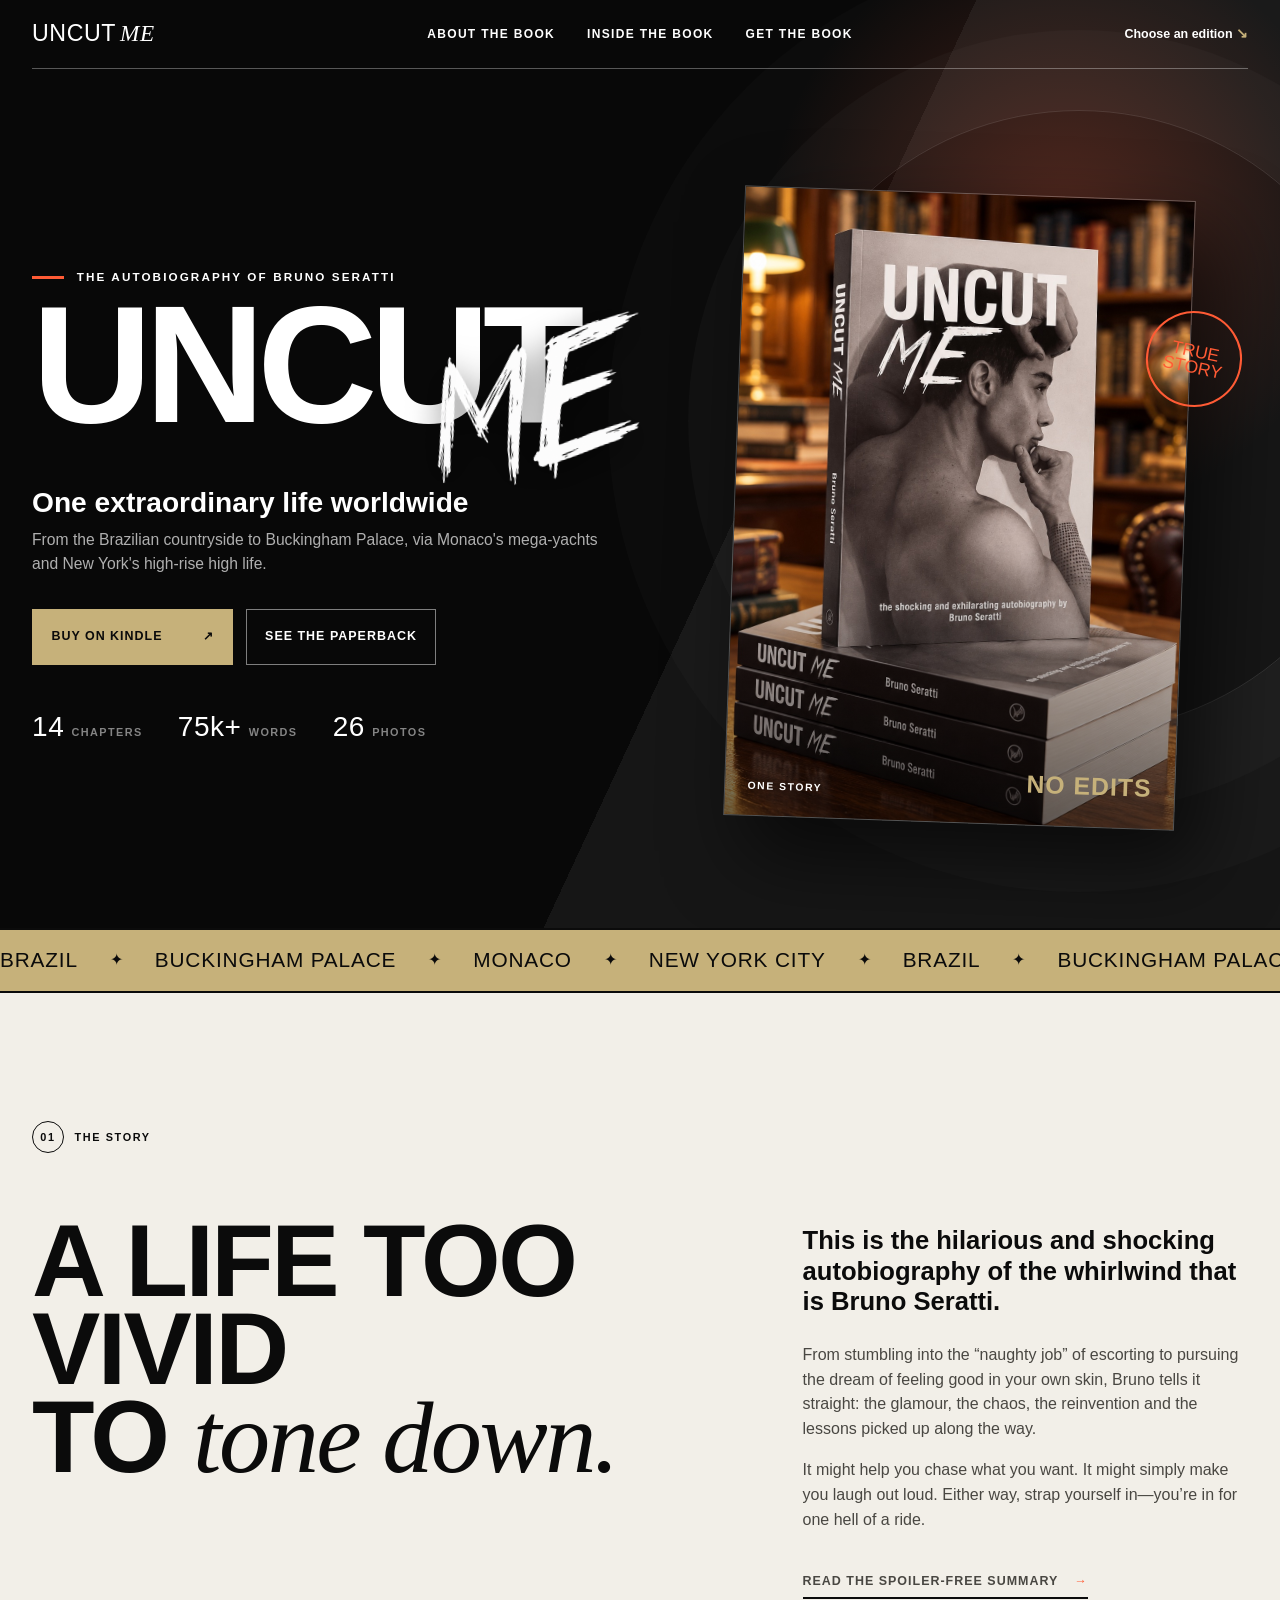
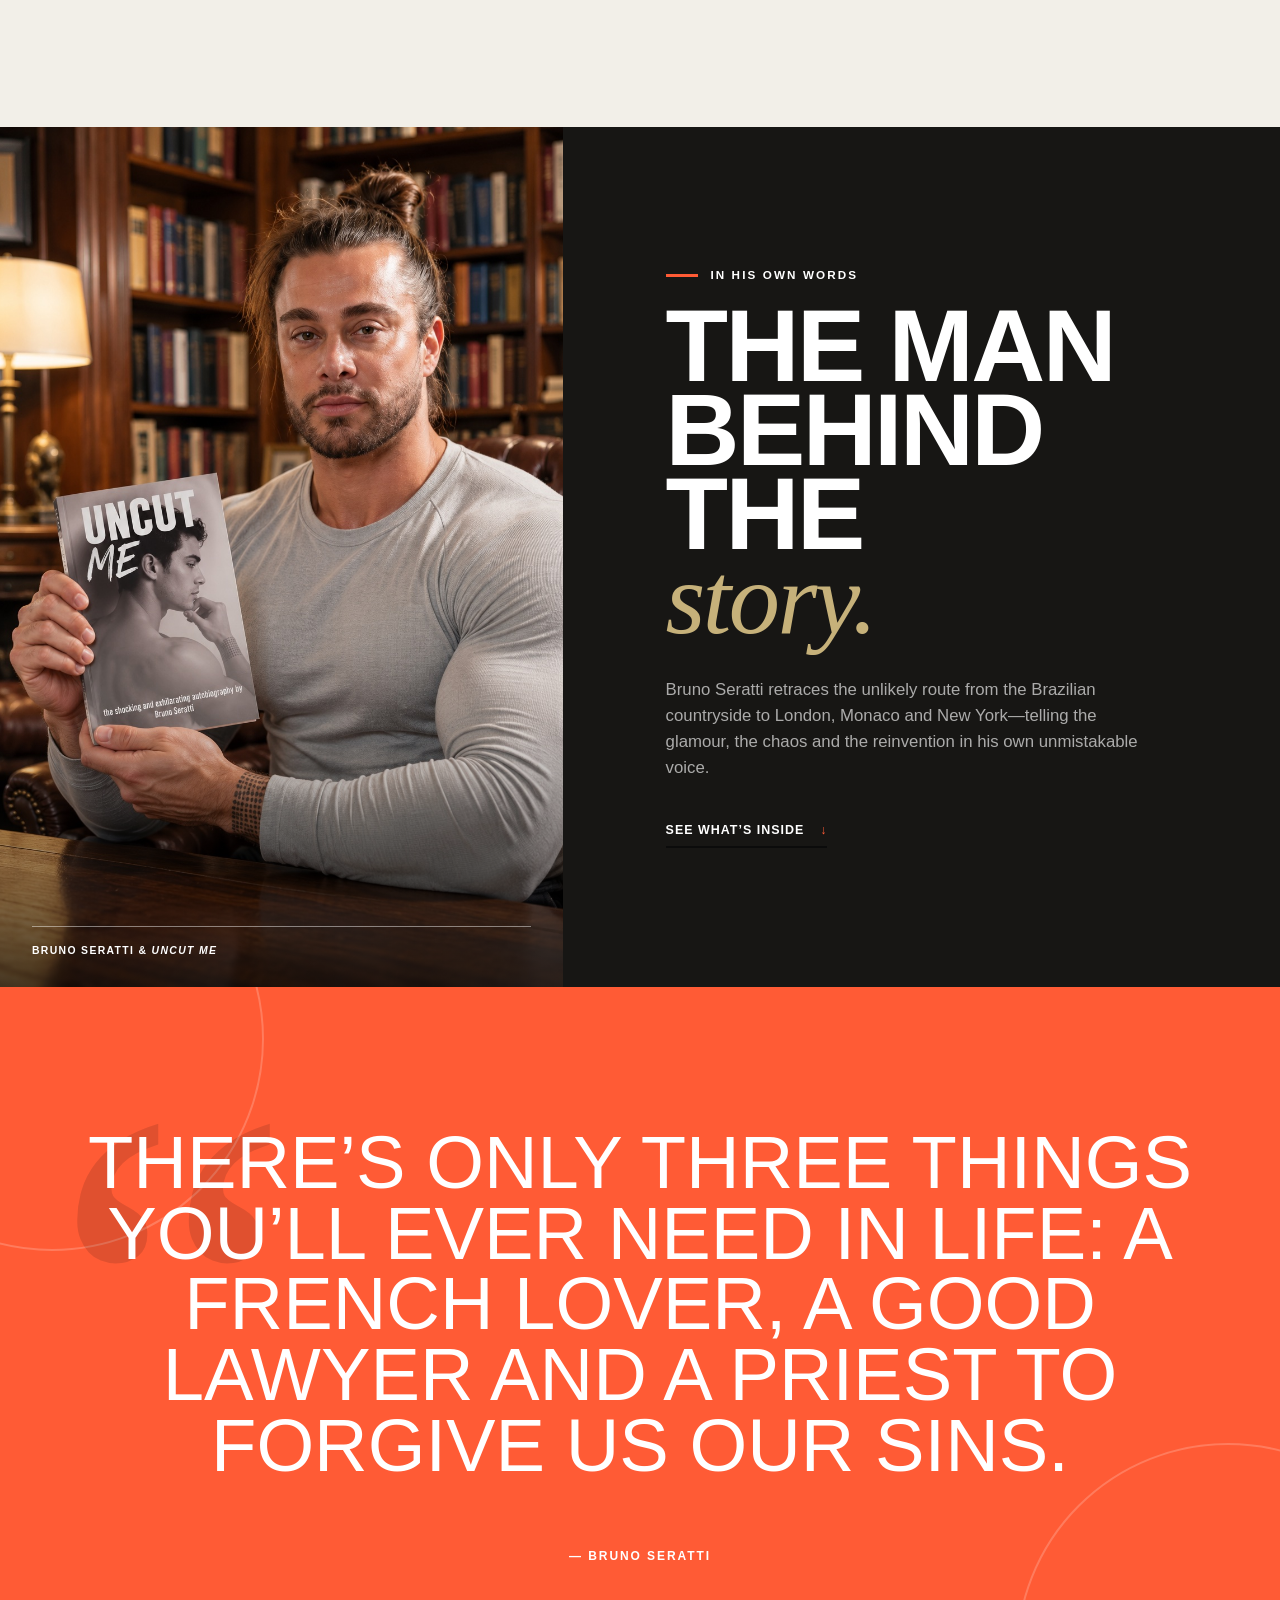
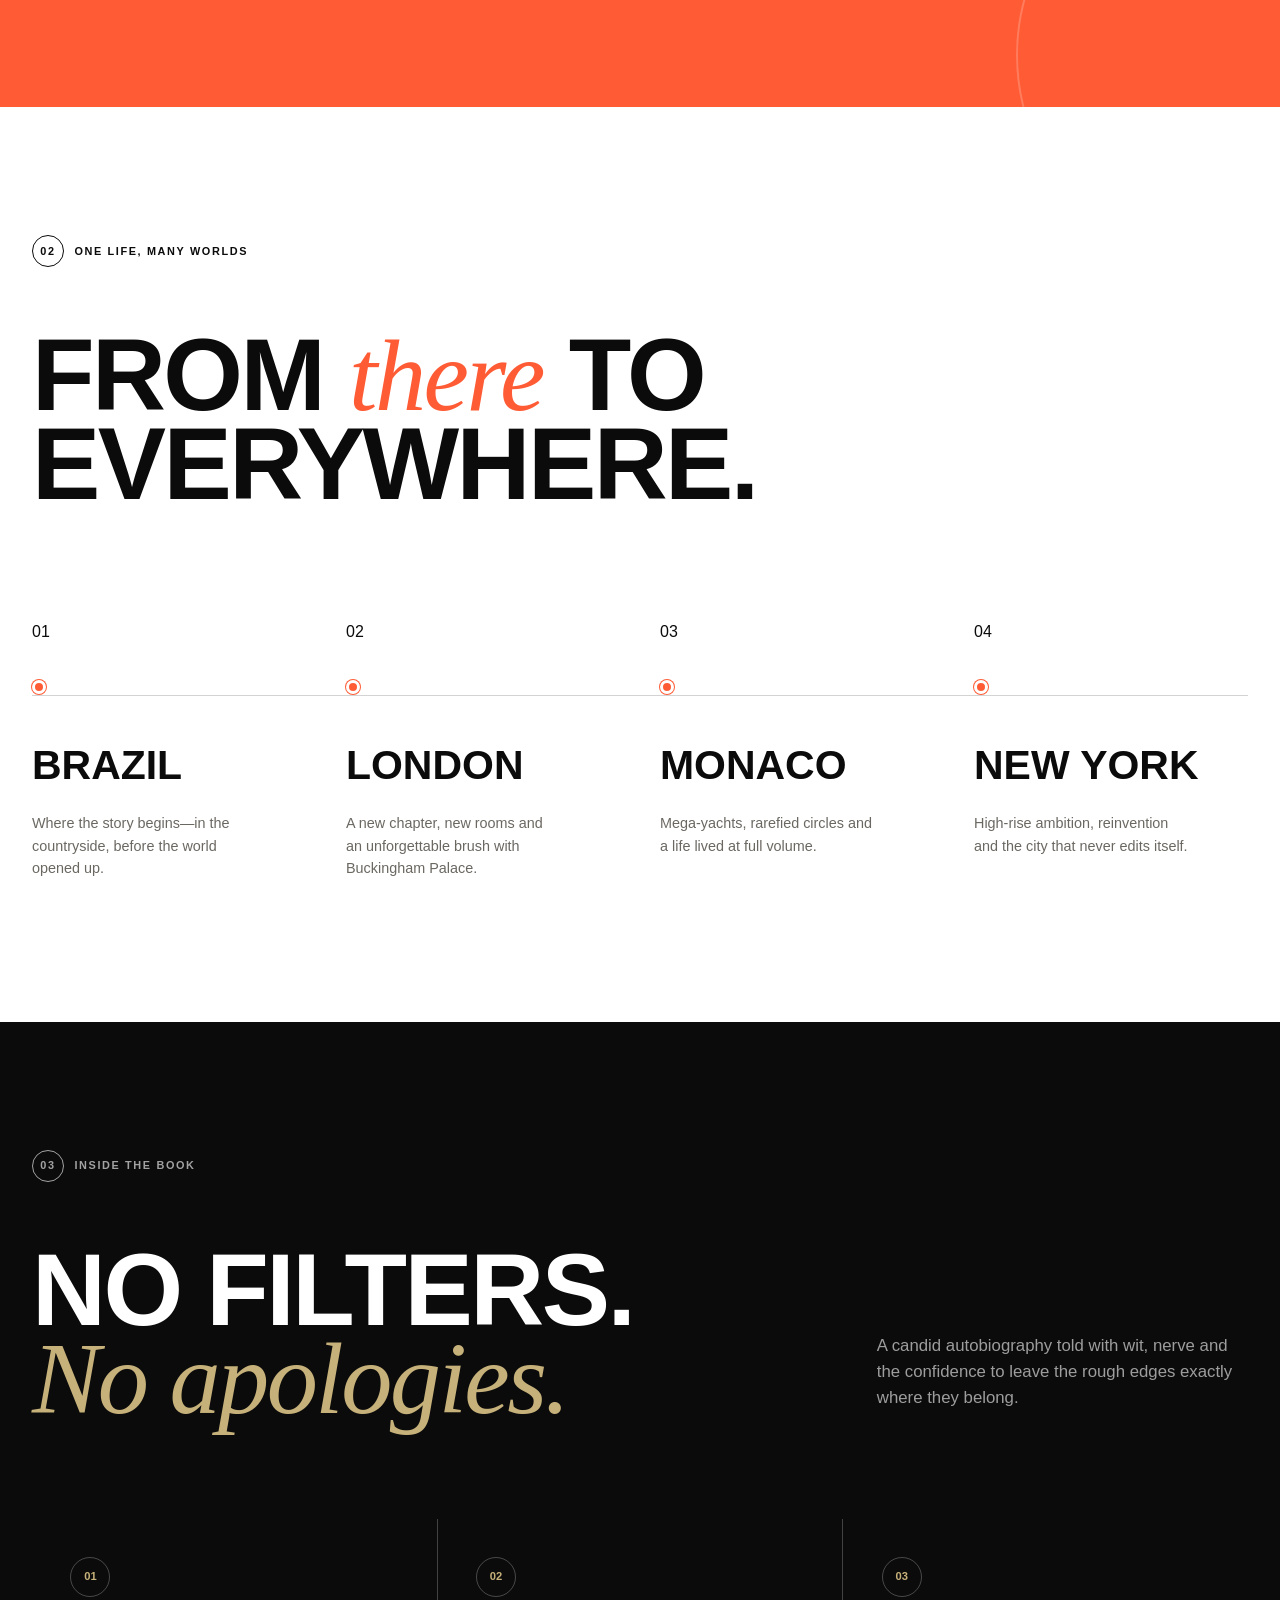
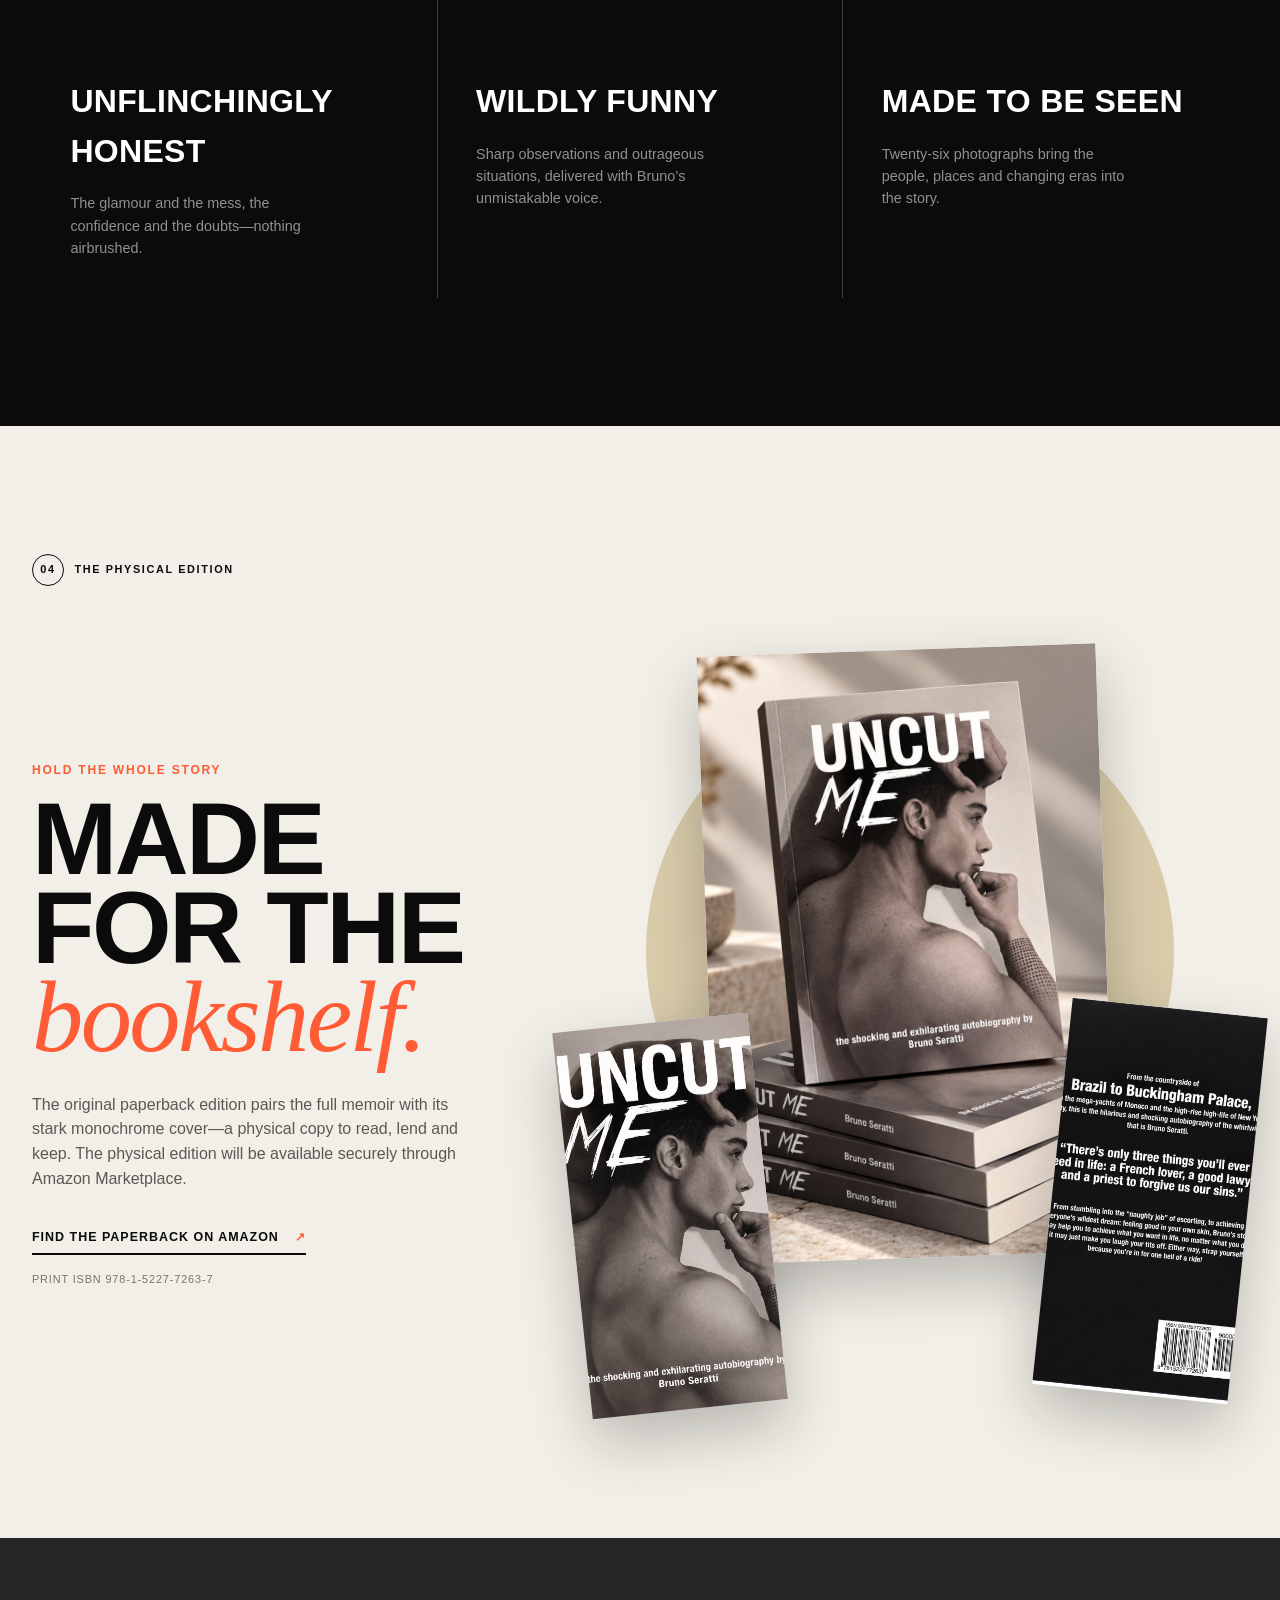
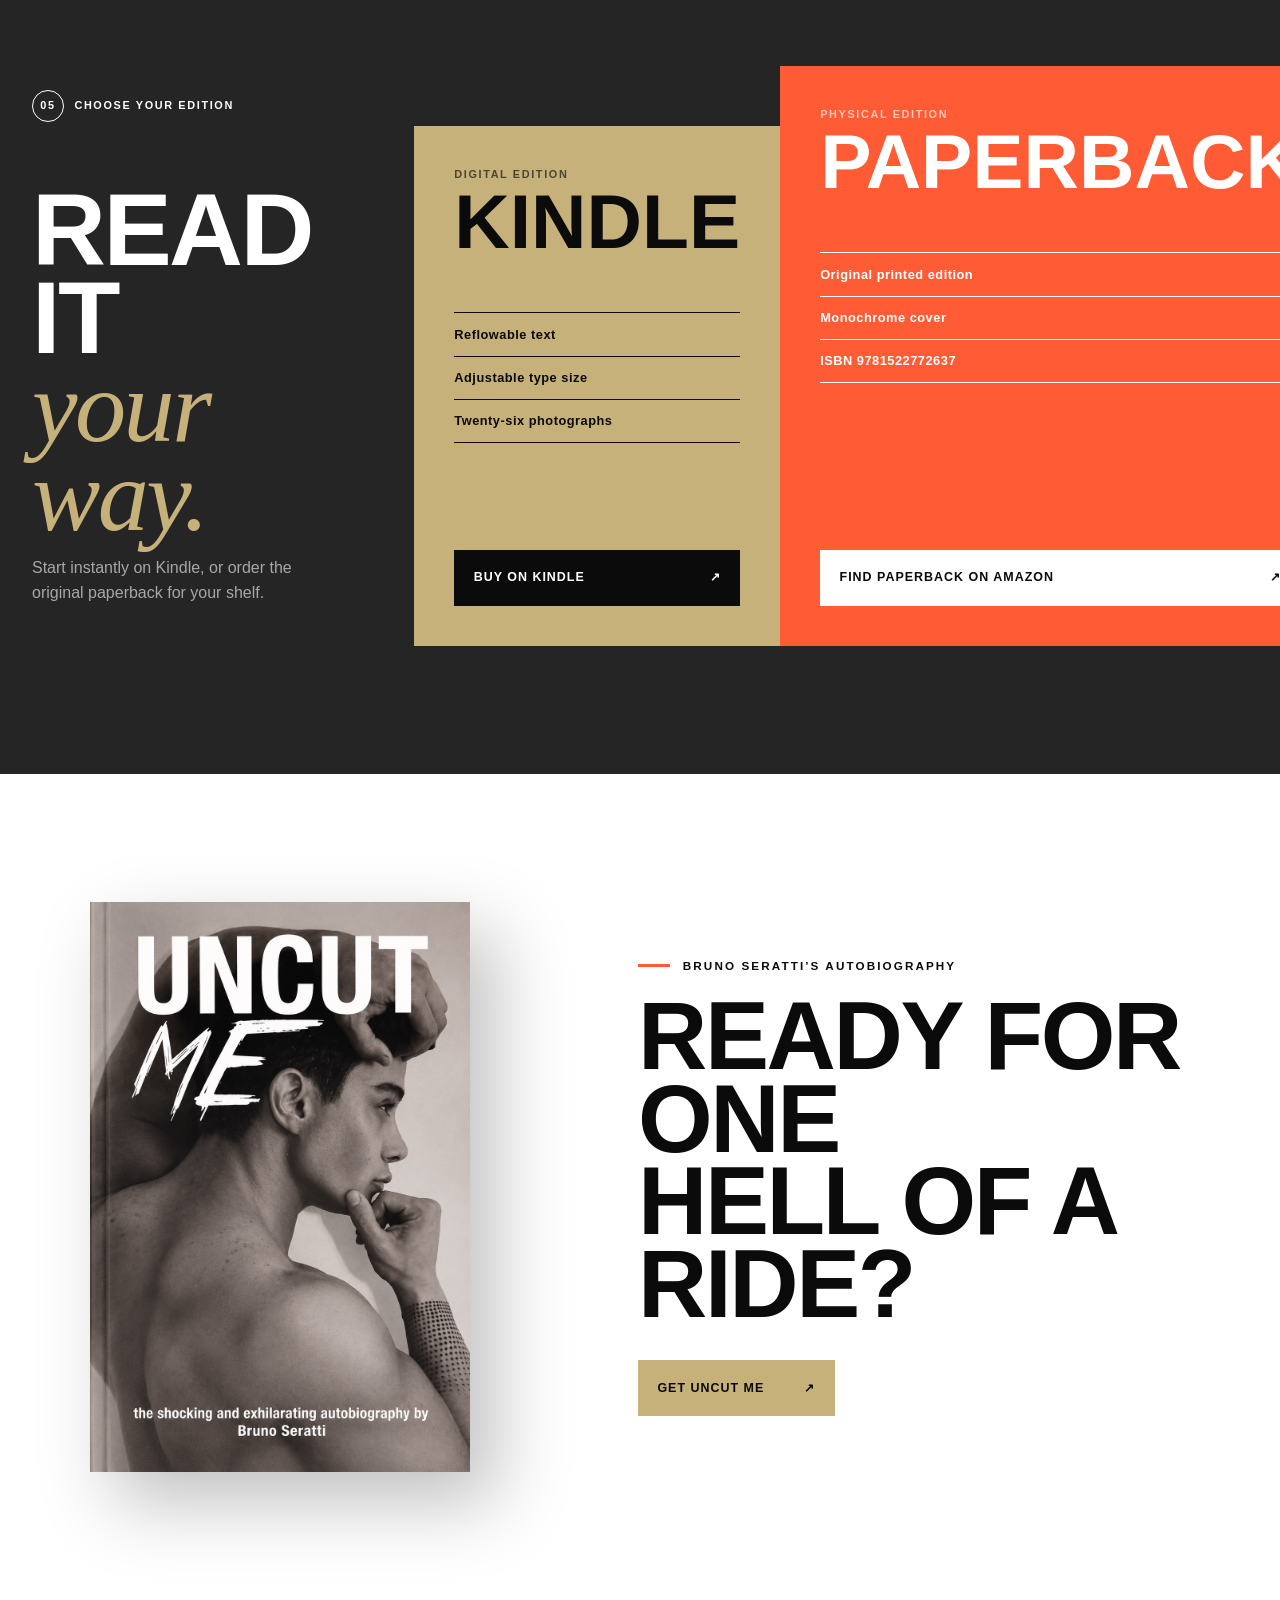
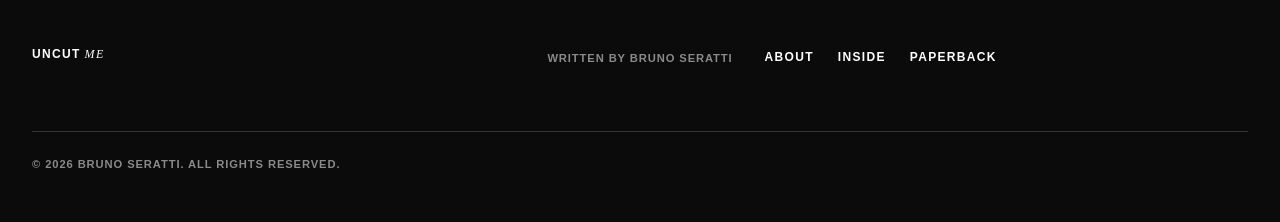
<file: site/index.html>
<!doctype html>
<html lang="en-GB">
<head>
  <meta charset="utf-8">
  <meta name="viewport" content="width=device-width, initial-scale=1">
  <title>Uncut Me — Bruno Seratti</title>
  <meta name="description" content="Uncut Me is Bruno Seratti's shocking, exhilarating and hilarious autobiography—from Brazil to Buckingham Palace, Monaco and New York.">
  <meta name="theme-color" content="#0b0b0b">
  <link rel="canonical" href="https://uncut-me-autobiography.netlify.app/">
  <meta property="og:type" content="book">
  <meta property="og:title" content="Uncut Me — Bruno Seratti">
  <meta property="og:description" content="A shocking, exhilarating autobiography. No filters. No apologies.">
  <meta property="og:image" content="https://uncut-me-autobiography.netlify.app/assets/book-stack-studio.jpg">
  <meta property="og:url" content="https://uncut-me-autobiography.netlify.app/">
  <meta name="twitter:card" content="summary_large_image">
  <link rel="icon" href="assets/favicon.svg" type="image/svg+xml">
  <link rel="preload" as="image" href="assets/book-stack-library.jpg">
  <link rel="preload" as="image" href="assets/me-brush-white-v1.png">
  <link rel="stylesheet" href="styles.css?v=20261101-5">
  <script type="application/ld+json">
  {
    "@context": "https://schema.org",
    "@type": "Book",
    "name": "Uncut Me",
    "alternateName": "Uncut Me: The Shocking and Exhilarating Autobiography",
    "author": { "@type": "Person", "name": "Bruno Seratti" },
    "bookFormat": "https://schema.org/Paperback",
    "isbn": "9781522772637",
    "inLanguage": "en",
    "image": "https://uncut-me-autobiography.netlify.app/assets/paperback-front-web.jpg",
    "url": "https://uncut-me-autobiography.netlify.app/"
  }
  </script>
</head>
<body>
  <a class="skip-link" href="#main">Skip to content</a>
  <div class="scroll-progress" aria-hidden="true"><span></span></div>

  <header class="site-header" data-header>
    <a class="wordmark" href="#top" aria-label="Uncut Me home">
      <span>UNCUT</span><i>ME</i>
    </a>
    <button class="menu-button" type="button" aria-expanded="false" aria-controls="site-nav">
      <span class="sr-only">Toggle menu</span>
      <span></span><span></span>
    </button>
    <nav id="site-nav" class="site-nav" aria-label="Main navigation">
      <a href="about.html">About the book</a>
      <a href="#inside">Inside the book</a>
      <a href="#editions">Get the book</a>
    </nav>
    <a class="nav-cta" href="#editions">Choose an edition <span aria-hidden="true">↘</span></a>
  </header>

  <main id="main">
    <section class="hero" id="top">
      <div class="hero-copy">
        <p class="eyebrow"><span></span> The autobiography of Bruno Seratti</p>
        <h1 aria-label="Uncut Me">
          <span aria-hidden="true">UNCUT</span>
          <em aria-hidden="true"><img src="assets/me-brush-white-v1.png" alt=""></em>
        </h1>
        <p class="hero-deck">One extraordinary life worldwide</p>
        <p class="hero-summary">From the Brazilian countryside to Buckingham Palace, via Monaco's mega-yachts and New York's high-rise high life.</p>
        <div class="hero-actions">
          <a class="button button-primary" data-book-link="kindle" href="https://www.amazon.com/dp/B0HQ8JNT3Q" target="_blank" rel="noopener noreferrer">
            Buy on Kindle <span aria-hidden="true">↗</span>
          </a>
          <a class="button button-ghost" href="#paperback">See the paperback</a>
        </div>
        <dl class="hero-facts" aria-label="Book facts">
          <div><dt>14</dt><dd>chapters</dd></div>
          <div><dt>75k+</dt><dd>words</dd></div>
          <div><dt>26</dt><dd>photos</dd></div>
        </dl>
      </div>

      <div class="hero-visual">
        <div class="scribble scribble-one" aria-hidden="true"></div>
        <div class="scribble scribble-two" aria-hidden="true"></div>
        <div class="hero-feature">
          <img src="assets/book-stack-library.jpg" alt="A display of Uncut Me paperbacks in a warmly lit library" width="1024" height="1536">
          <div class="hero-image-note">
            <span>One story</span>
            <strong>No edits</strong>
          </div>
        </div>
        <span class="hero-stamp" aria-hidden="true">TRUE<br>STORY</span>
      </div>
    </section>

    <div class="ticker" aria-label="Places featured in the story">
      <div class="ticker-track">
        <span>BRAZIL</span><i>✦</i><span>BUCKINGHAM PALACE</span><i>✦</i><span>MONACO</span><i>✦</i><span>NEW YORK CITY</span><i>✦</i>
        <span aria-hidden="true">BRAZIL</span><i aria-hidden="true">✦</i><span aria-hidden="true">BUCKINGHAM PALACE</span><i aria-hidden="true">✦</i><span aria-hidden="true">MONACO</span><i aria-hidden="true">✦</i><span aria-hidden="true">NEW YORK CITY</span><i aria-hidden="true">✦</i>
      </div>
    </div>

    <section class="story section" id="story">
      <div class="section-label reveal"><span>01</span> The story</div>
      <div class="story-grid">
        <h2 class="reveal">A life too vivid<br>to <em>tone down.</em></h2>
        <div class="story-copy reveal">
          <p class="lead">This is the hilarious and shocking autobiography of the whirlwind that is Bruno Seratti.</p>
          <p>From stumbling into the “naughty job” of escorting to pursuing the dream of feeling good in your own skin, Bruno tells it straight: the glamour, the chaos, the reinvention and the lessons picked up along the way.</p>
          <p>It might help you chase what you want. It might simply make you laugh out loud. Either way, strap yourself in—you’re in for one hell of a ride.</p>
          <a class="text-link story-more" href="about.html">Read the spoiler-free summary <span aria-hidden="true">→</span></a>
        </div>
      </div>
    </section>

    <section class="author-feature" aria-labelledby="author-title">
      <figure class="author-portrait reveal">
        <img src="assets/author-with-book.jpg" alt="Bruno Seratti holding a copy of Uncut Me in a library" width="1024" height="1536" loading="lazy">
        <figcaption>Bruno Seratti &amp; <em>Uncut Me</em></figcaption>
      </figure>
      <div class="author-feature-copy reveal">
        <p class="eyebrow"><span></span> In his own words</p>
        <h2 id="author-title">The man<br>behind the<br><em>story.</em></h2>
        <p>Bruno Seratti retraces the unlikely route from the Brazilian countryside to London, Monaco and New York—telling the glamour, the chaos and the reinvention in his own unmistakable voice.</p>
        <a class="text-link text-link-light" href="#inside">See what’s inside <span aria-hidden="true">↓</span></a>
      </div>
    </section>

    <section class="quote-section">
      <div class="quote-mark" aria-hidden="true">“</div>
      <blockquote class="reveal">
        There’s only three things you’ll ever need in life: a French lover, a good lawyer and a priest to forgive us our sins.
      </blockquote>
      <p>— Bruno Seratti</p>
    </section>

    <section class="journey section" aria-labelledby="journey-title">
      <div class="section-label reveal"><span>02</span> One life, many worlds</div>
      <h2 id="journey-title" class="reveal">From <em>there</em> to everywhere.</h2>
      <div class="journey-line" role="list">
        <article class="journey-stop reveal" role="listitem">
          <span>01</span><i aria-hidden="true"></i>
          <h3>Brazil</h3><p>Where the story begins—in the countryside, before the world opened up.</p>
        </article>
        <article class="journey-stop reveal" role="listitem">
          <span>02</span><i aria-hidden="true"></i>
          <h3>London</h3><p>A new chapter, new rooms and an unforgettable brush with Buckingham Palace.</p>
        </article>
        <article class="journey-stop reveal" role="listitem">
          <span>03</span><i aria-hidden="true"></i>
          <h3>Monaco</h3><p>Mega-yachts, rarefied circles and a life lived at full volume.</p>
        </article>
        <article class="journey-stop reveal" role="listitem">
          <span>04</span><i aria-hidden="true"></i>
          <h3>New York</h3><p>High-rise ambition, reinvention and the city that never edits itself.</p>
        </article>
      </div>
    </section>

    <section class="inside section" id="inside">
      <div class="section-label light reveal"><span>03</span> Inside the book</div>
      <div class="inside-heading">
        <h2 class="reveal">No filters.<br><em>No apologies.</em></h2>
        <p class="reveal">A candid autobiography told with wit, nerve and the confidence to leave the rough edges exactly where they belong.</p>
      </div>
      <div class="inside-cards">
        <article class="feature-card reveal"><b>01</b><h3>Unflinchingly honest</h3><p>The glamour and the mess, the confidence and the doubts—nothing airbrushed.</p></article>
        <article class="feature-card reveal"><b>02</b><h3>Wildly funny</h3><p>Sharp observations and outrageous situations, delivered with Bruno’s unmistakable voice.</p></article>
        <article class="feature-card reveal"><b>03</b><h3>Made to be seen</h3><p>Twenty-six photographs bring the people, places and changing eras into the story.</p></article>
      </div>
    </section>

    <section class="paperback section" id="paperback">
      <div class="section-label reveal"><span>04</span> The physical edition</div>
      <div class="paperback-grid">
        <div class="paperback-copy reveal">
          <p class="kicker">Hold the whole story</p>
          <h2>Made for the<br><em>bookshelf.</em></h2>
          <p>The original paperback edition pairs the full memoir with its stark monochrome cover—a physical copy to read, lend and keep. The physical edition will be available securely through Amazon Marketplace.</p>
          <a class="text-link" data-book-link="paperback" href="https://www.amazon.co.uk/s?k=Uncut+Me+Bruno+Seratti&amp;i=stripbooks&amp;ref=nb_sb_noss" target="_blank" rel="noopener noreferrer">Find the paperback on Amazon <span aria-hidden="true">↗</span></a>
          <p class="isbn">Print ISBN 978-1-5227-7263-7</p>
        </div>
        <div class="paperback-gallery reveal">
          <figure class="product-shot product-stack"><img src="assets/book-stack-studio.jpg" alt="A studio display of stacked Uncut Me paperbacks" width="1122" height="1402" loading="lazy"></figure>
          <figure class="product-shot product-front"><img src="assets/paperback-front-web.jpg" alt="Front cover of the Uncut Me physical edition" width="1024" height="1536" loading="lazy"></figure>
          <figure class="product-shot product-back"><img src="assets/paperback-back-web.jpg" alt="Back cover of the Uncut Me physical edition" width="1024" height="1536" loading="lazy"></figure>
        </div>
      </div>
    </section>

    <section class="editions section" id="editions">
      <div class="editions-intro reveal">
        <div class="section-label"><span>05</span> Choose your edition</div>
        <h2>Read it<br><em>your way.</em></h2>
        <p>Start instantly on Kindle, or order the original paperback for your shelf.</p>
      </div>
      <div class="edition-options">
        <article class="edition-card edition-kindle reveal">
          <div>
            <p class="format">Digital edition</p>
            <h3>Kindle</h3>
            <ul><li>Reflowable text</li><li>Adjustable type size</li><li>Twenty-six photographs</li></ul>
          </div>
          <a class="button button-dark" data-book-link="kindle" href="https://www.amazon.com/dp/B0HQ8JNT3Q" target="_blank" rel="noopener noreferrer">Buy on Kindle <span aria-hidden="true">↗</span></a>
        </article>
        <article class="edition-card edition-paperback reveal">
          <div>
            <p class="format">Physical edition</p>
            <h3>Paperback</h3>
            <ul><li>Original printed edition</li><li>Monochrome cover</li><li>ISBN 9781522772637</li></ul>
          </div>
          <a class="button button-light" data-book-link="paperback" href="https://www.amazon.co.uk/s?k=Uncut+Me+Bruno+Seratti&amp;i=stripbooks&amp;ref=nb_sb_noss" target="_blank" rel="noopener noreferrer">Find paperback on Amazon <span aria-hidden="true">↗</span></a>
        </article>
      </div>
    </section>

    <section class="final-cta">
      <div class="final-cover reveal"><img src="assets/paperback-front-web.jpg" alt="Uncut Me by Bruno Seratti" width="1024" height="1536" loading="lazy"></div>
      <div class="reveal">
        <p class="eyebrow"><span></span> Bruno Seratti’s autobiography</p>
        <h2>Ready for one<br>hell of a ride?</h2>
        <a class="button button-primary" data-book-link="kindle" href="https://www.amazon.com/dp/B0HQ8JNT3Q" target="_blank" rel="noopener noreferrer">Get Uncut Me <span aria-hidden="true">↗</span></a>
      </div>
    </section>
  </main>

  <footer class="site-footer">
    <a class="wordmark footer-mark" href="#top"><span>UNCUT</span><i>ME</i></a>
    <p>Written by Bruno Seratti</p>
    <div><a href="about.html">About</a><a href="#inside">Inside</a><a data-book-link="paperback" href="https://www.amazon.co.uk/s?k=Uncut+Me+Bruno+Seratti&amp;i=stripbooks&amp;ref=nb_sb_noss" target="_blank" rel="noopener noreferrer">Paperback</a></div>
    <p class="copyright">© <span data-year></span> Bruno Seratti. All rights reserved.</p>
  </footer>

  <script src="site-config.js"></script>
  <script src="script.js"></script>
</body>
</html>
</file>
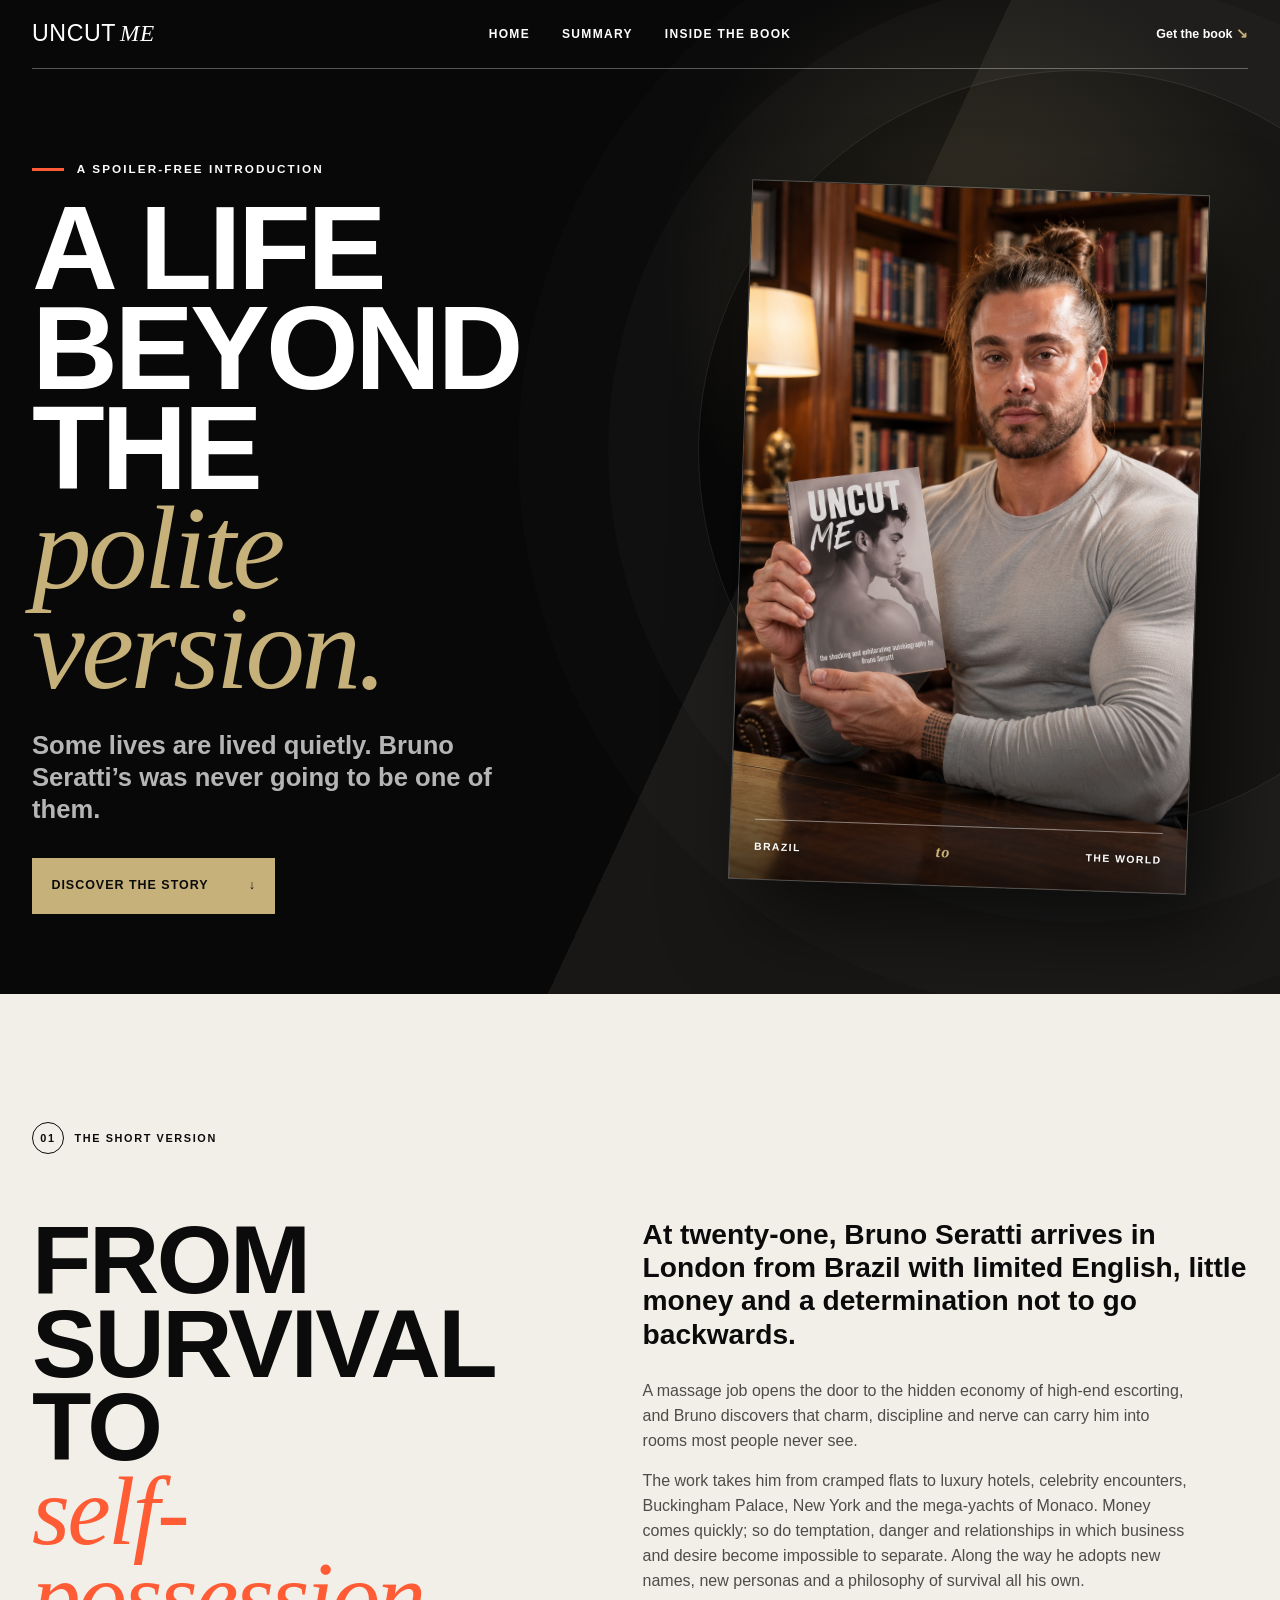
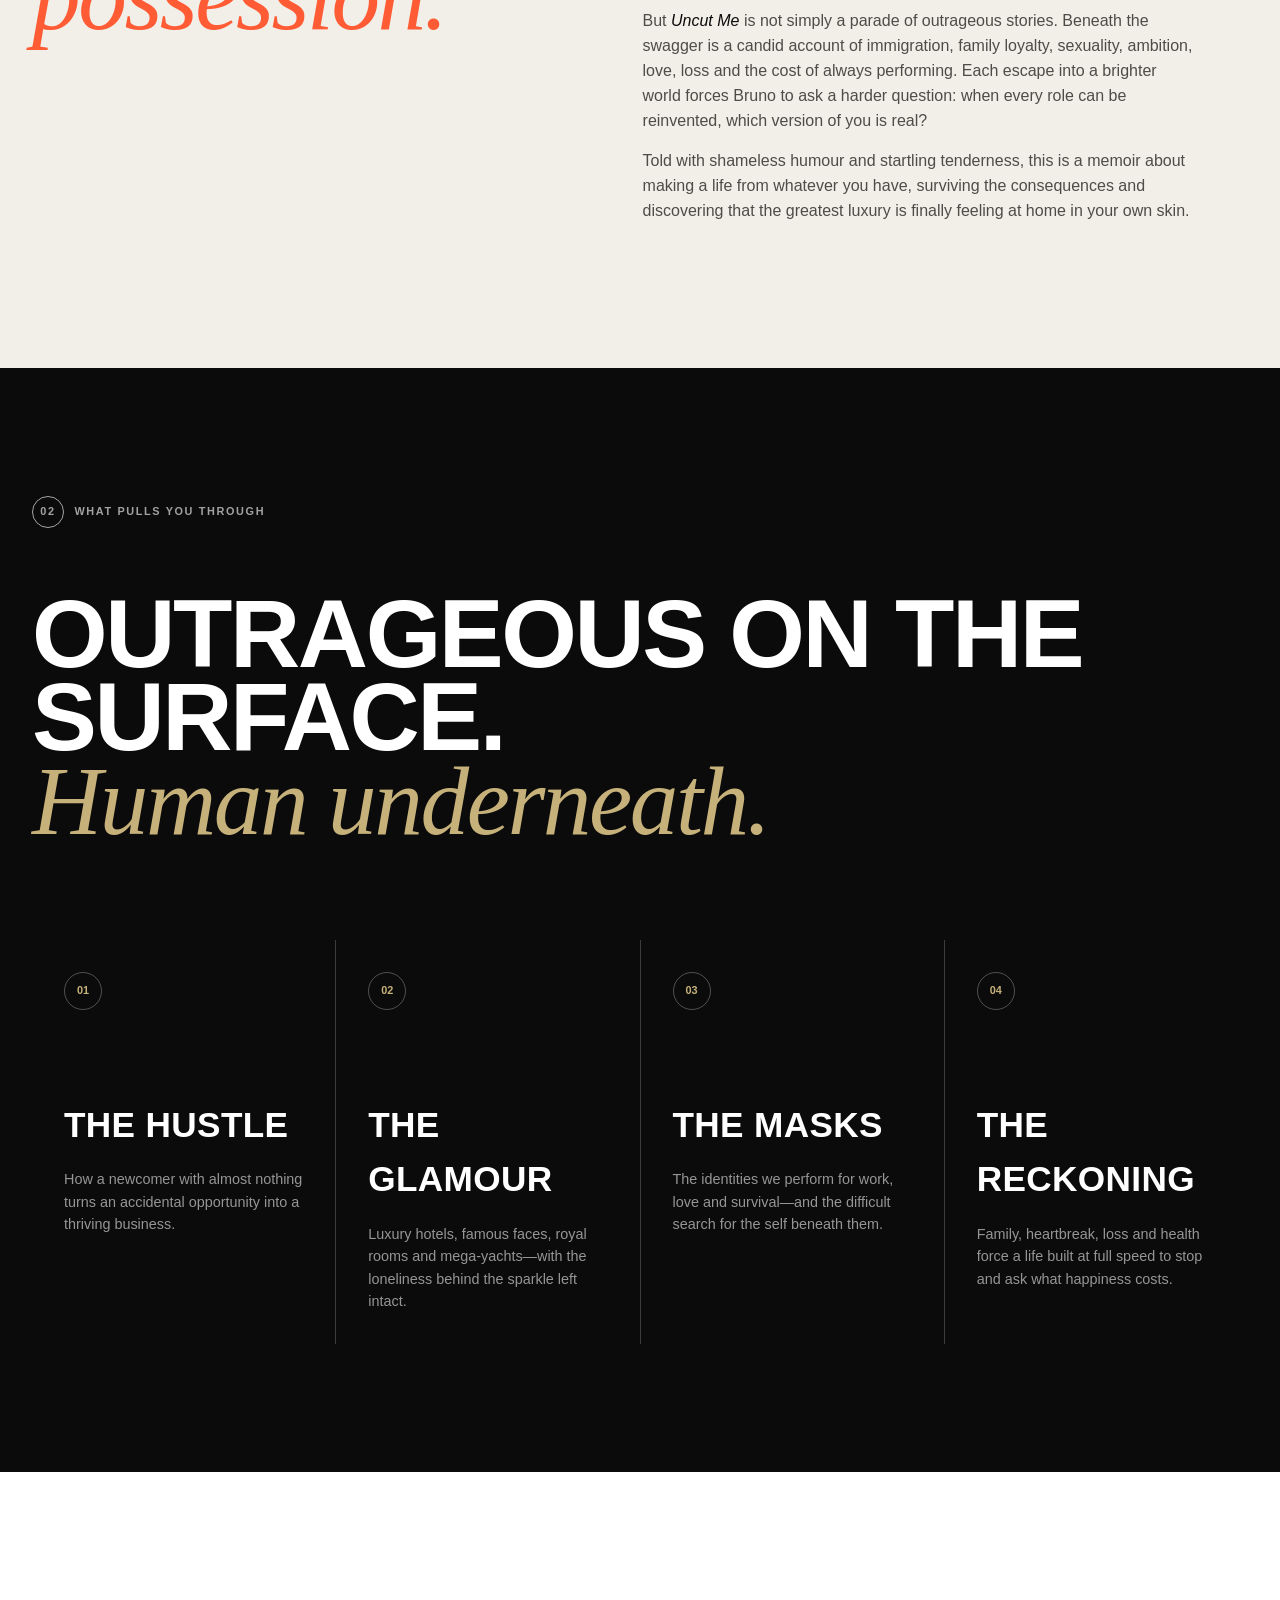
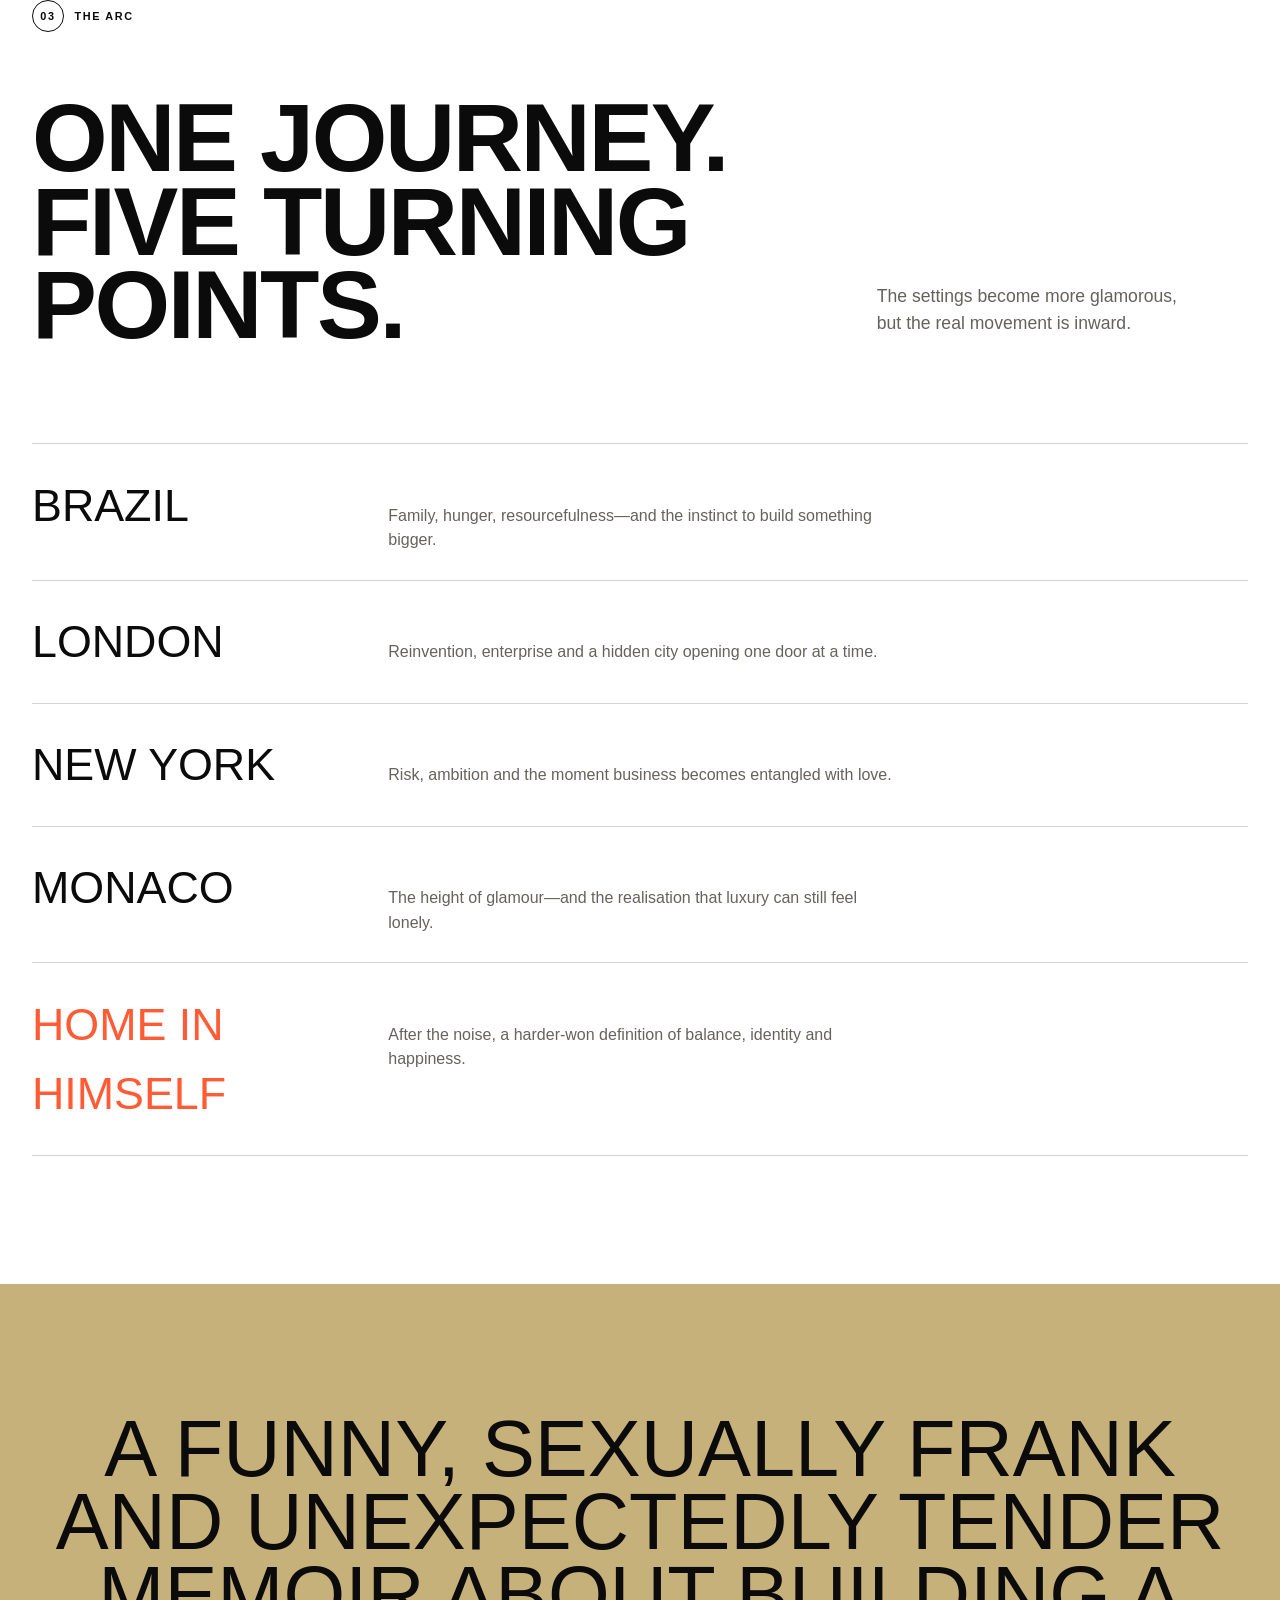
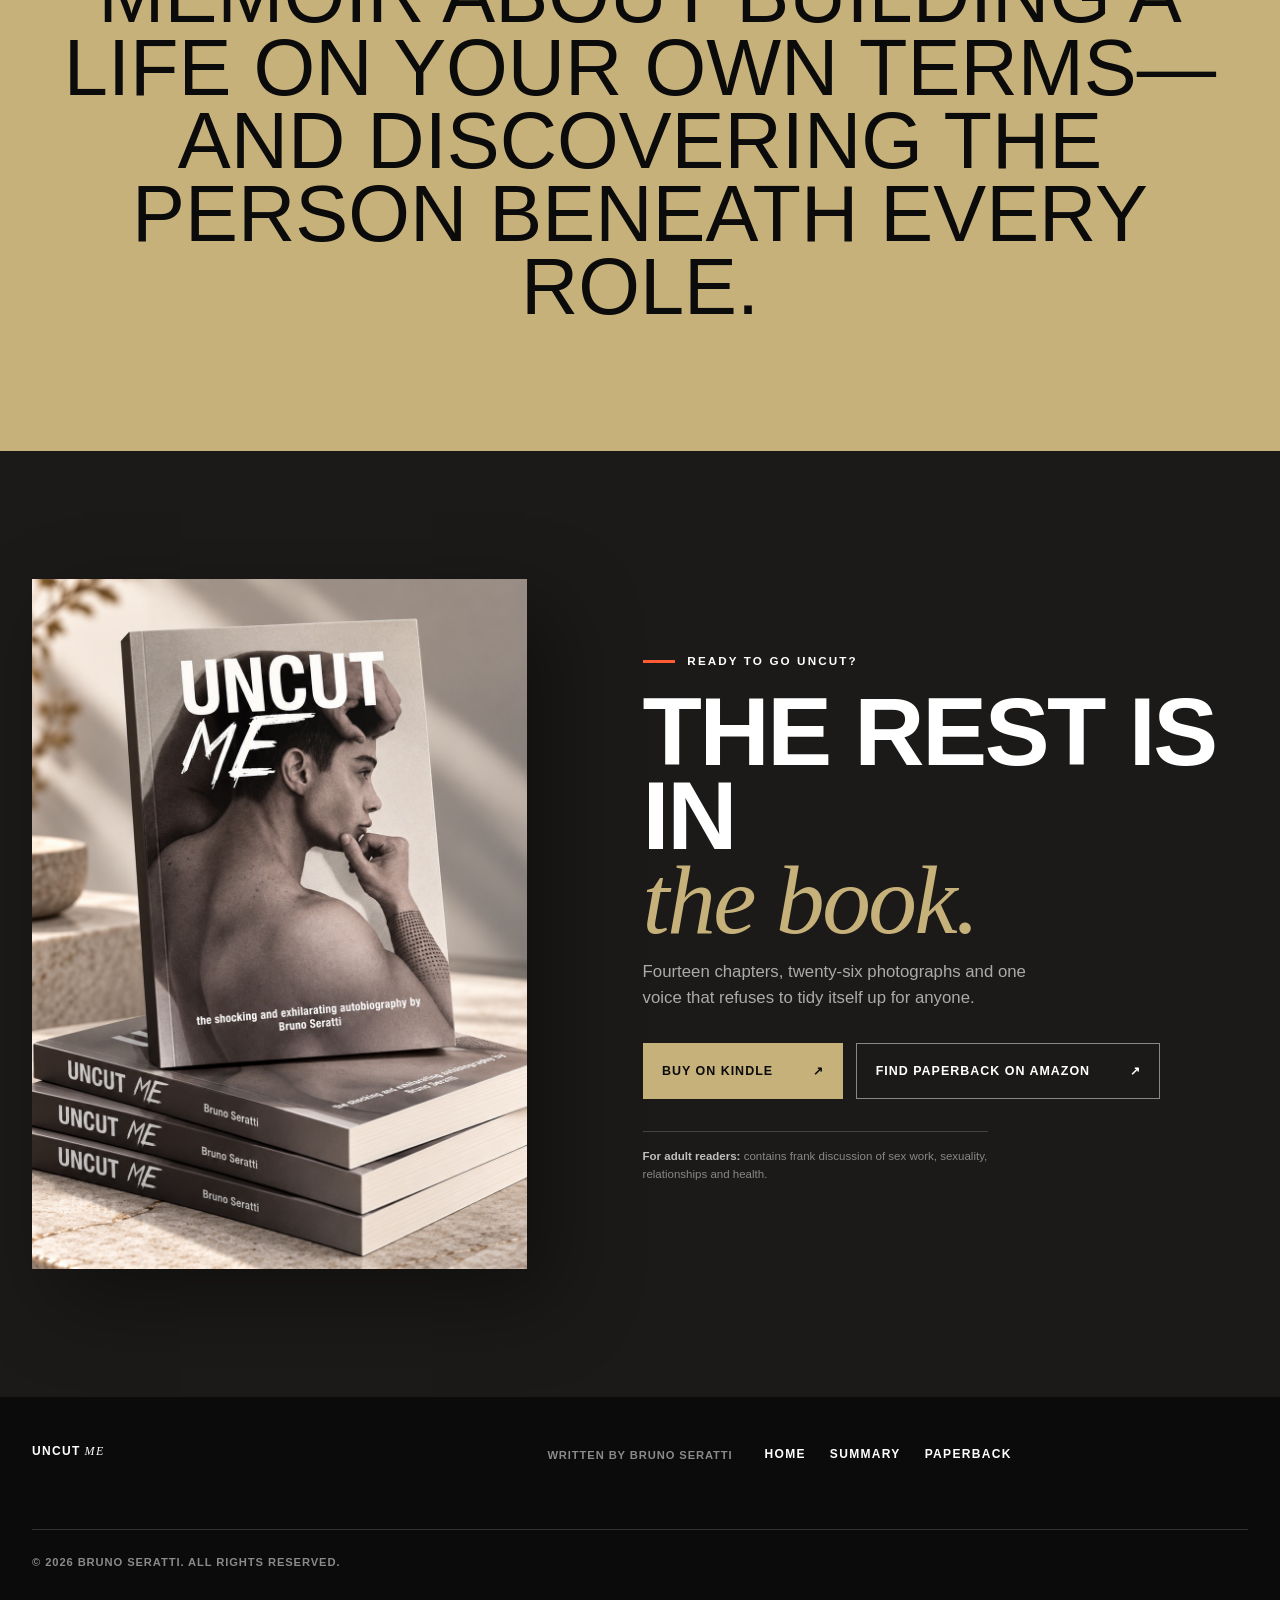
<file: site/about.html>
<!doctype html>
<html lang="en-GB">
<head>
  <meta charset="utf-8">
  <meta name="viewport" content="width=device-width, initial-scale=1">
  <title>About Uncut Me — Bruno Seratti’s Story</title>
  <meta name="description" content="A spoiler-free introduction to Uncut Me: Bruno Seratti’s candid journey from Brazil to London, New York, Monaco and a life lived without filters.">
  <meta name="theme-color" content="#0b0b0b">
  <link rel="canonical" href="https://uncut-me-autobiography.netlify.app/about.html">
  <meta property="og:type" content="book">
  <meta property="og:title" content="About Uncut Me — Bruno Seratti’s Story">
  <meta property="og:description" content="One extraordinary life. Many identities. No polite version.">
  <meta property="og:image" content="https://uncut-me-autobiography.netlify.app/assets/author-with-book.jpg">
  <meta property="og:url" content="https://uncut-me-autobiography.netlify.app/about.html">
  <meta name="twitter:card" content="summary_large_image">
  <link rel="icon" href="assets/favicon.svg" type="image/svg+xml">
  <link rel="preload" as="image" href="assets/author-with-book.jpg">
  <link rel="stylesheet" href="styles.css?v=20261101-5">
</head>
<body class="blurb-page">
  <a class="skip-link" href="#main">Skip to content</a>
  <div class="scroll-progress" aria-hidden="true"><span></span></div>

  <header class="site-header page-header">
    <a class="wordmark" href="index.html" aria-label="Uncut Me home">
      <span>UNCUT</span><i>ME</i>
    </a>
    <button class="menu-button" type="button" aria-expanded="false" aria-controls="site-nav">
      <span class="sr-only">Toggle menu</span>
      <span></span><span></span>
    </button>
    <nav id="site-nav" class="site-nav" aria-label="Main navigation">
      <a href="index.html">Home</a>
      <a href="#summary">Summary</a>
      <a href="index.html#inside">Inside the book</a>
    </nav>
    <a class="nav-cta" href="#get-the-book">Get the book <span aria-hidden="true">↘</span></a>
  </header>

  <main id="main">
    <section class="blurb-hero">
      <div class="blurb-hero-copy">
        <p class="eyebrow"><span></span> A spoiler-free introduction</p>
        <h1>A life beyond the <em>polite version.</em></h1>
        <p>Some lives are lived quietly. Bruno Seratti’s was never going to be one of them.</p>
        <a class="button button-primary" href="#summary">Discover the story <span aria-hidden="true">↓</span></a>
      </div>
      <figure class="blurb-hero-image">
        <img src="assets/author-with-book.jpg" alt="Bruno Seratti holding Uncut Me in a library" width="1024" height="1536">
        <figcaption><span>Brazil</span><i>to</i><span>the world</span></figcaption>
      </figure>
    </section>

    <section class="blurb-summary section" id="summary">
      <div class="section-label reveal"><span>01</span> The short version</div>
      <div class="blurb-summary-grid">
        <h2 class="reveal">From survival to<br><em>self-possession.</em></h2>
        <div class="blurb-body reveal">
          <p class="lead">At twenty-one, Bruno Seratti arrives in London from Brazil with limited English, little money and a determination not to go backwards.</p>
          <p>A massage job opens the door to the hidden economy of high-end escorting, and Bruno discovers that charm, discipline and nerve can carry him into rooms most people never see.</p>
          <p>The work takes him from cramped flats to luxury hotels, celebrity encounters, Buckingham Palace, New York and the mega-yachts of Monaco. Money comes quickly; so do temptation, danger and relationships in which business and desire become impossible to separate. Along the way he adopts new names, new personas and a philosophy of survival all his own.</p>
          <p>But <em>Uncut Me</em> is not simply a parade of outrageous stories. Beneath the swagger is a candid account of immigration, family loyalty, sexuality, ambition, love, loss and the cost of always performing. Each escape into a brighter world forces Bruno to ask a harder question: when every role can be reinvented, which version of you is real?</p>
          <p>Told with shameless humour and startling tenderness, this is a memoir about making a life from whatever you have, surviving the consequences and discovering that the greatest luxury is finally feeling at home in your own skin.</p>
        </div>
      </div>
    </section>

    <section class="story-promise section" aria-labelledby="promise-title">
      <div class="section-label light reveal"><span>02</span> What pulls you through</div>
      <h2 id="promise-title" class="reveal">Outrageous on the surface.<br><em>Human underneath.</em></h2>
      <div class="promise-grid">
        <article class="promise-card reveal">
          <b>01</b>
          <h3>The hustle</h3>
          <p>How a newcomer with almost nothing turns an accidental opportunity into a thriving business.</p>
        </article>
        <article class="promise-card reveal">
          <b>02</b>
          <h3>The glamour</h3>
          <p>Luxury hotels, famous faces, royal rooms and mega-yachts—with the loneliness behind the sparkle left intact.</p>
        </article>
        <article class="promise-card reveal">
          <b>03</b>
          <h3>The masks</h3>
          <p>The identities we perform for work, love and survival—and the difficult search for the self beneath them.</p>
        </article>
        <article class="promise-card reveal">
          <b>04</b>
          <h3>The reckoning</h3>
          <p>Family, heartbreak, loss and health force a life built at full speed to stop and ask what happiness costs.</p>
        </article>
      </div>
    </section>

    <section class="blurb-journey section" aria-labelledby="arc-title">
      <div class="section-label reveal"><span>03</span> The arc</div>
      <div class="blurb-journey-heading">
        <h2 id="arc-title" class="reveal">One journey.<br>Five turning points.</h2>
        <p class="reveal">The settings become more glamorous, but the real movement is inward.</p>
      </div>
      <ol class="arc-list">
        <li class="reveal"><span>Brazil</span><p>Family, hunger, resourcefulness—and the instinct to build something bigger.</p></li>
        <li class="reveal"><span>London</span><p>Reinvention, enterprise and a hidden city opening one door at a time.</p></li>
        <li class="reveal"><span>New York</span><p>Risk, ambition and the moment business becomes entangled with love.</p></li>
        <li class="reveal"><span>Monaco</span><p>The height of glamour—and the realisation that luxury can still feel lonely.</p></li>
        <li class="reveal"><span>Home in himself</span><p>After the noise, a harder-won definition of balance, identity and happiness.</p></li>
      </ol>
    </section>

    <section class="blurb-pullquote">
      <p class="reveal">A funny, sexually frank and unexpectedly tender memoir about building a life on your own terms—and discovering the person beneath every role.</p>
    </section>

    <section class="blurb-buy section" id="get-the-book">
      <div class="blurb-buy-image reveal">
        <img src="assets/book-stack-studio.jpg" alt="A studio display of Uncut Me paperbacks" width="1122" height="1402" loading="lazy">
      </div>
      <div class="blurb-buy-copy reveal">
        <p class="eyebrow"><span></span> Ready to go uncut?</p>
        <h2>The rest is in<br><em>the book.</em></h2>
        <p>Fourteen chapters, twenty-six photographs and one voice that refuses to tidy itself up for anyone.</p>
        <div class="hero-actions">
          <a class="button button-primary" data-book-link="kindle" href="https://www.amazon.com/dp/B0HQ8JNT3Q" target="_blank" rel="noopener noreferrer">Buy on Kindle <span aria-hidden="true">↗</span></a>
          <a class="button button-ghost" data-book-link="paperback" href="https://www.amazon.co.uk/s?k=Uncut+Me+Bruno+Seratti&amp;i=stripbooks&amp;ref=nb_sb_noss" target="_blank" rel="noopener noreferrer">Find paperback on Amazon <span aria-hidden="true">↗</span></a>
        </div>
        <p class="content-note"><strong>For adult readers:</strong> contains frank discussion of sex work, sexuality, relationships and health.</p>
      </div>
    </section>
  </main>

  <footer class="site-footer">
    <a class="wordmark footer-mark" href="index.html"><span>UNCUT</span><i>ME</i></a>
    <p>Written by Bruno Seratti</p>
    <div><a href="index.html">Home</a><a href="#summary">Summary</a><a data-book-link="paperback" href="https://www.amazon.co.uk/s?k=Uncut+Me+Bruno+Seratti&amp;i=stripbooks&amp;ref=nb_sb_noss" target="_blank" rel="noopener noreferrer">Paperback</a></div>
    <p class="copyright">© <span data-year></span> Bruno Seratti. All rights reserved.</p>
  </footer>

  <script src="site-config.js"></script>
  <script src="script.js"></script>
</body>
</html>
</file>
<file: site/styles.css>
:root {
  --ink: #0b0b0b;
  --paper: #f2efe8;
  --white: #fff;
  --acid: #c6b17a;
  --orange: #ff5b35;
  --grey: #aaa7a0;
  --line: rgba(11, 11, 11, .18);
  --display: Impact, Haettenschweiler, "Arial Narrow Bold", "Arial Narrow", sans-serif;
  --sans: Inter, Helvetica, Arial, sans-serif;
  --max: 1440px;
}

* { box-sizing: border-box; }
html { scroll-behavior: smooth; }
body {
  margin: 0;
  color: var(--ink);
  background: var(--paper);
  font-family: var(--sans);
  font-size: 16px;
  line-height: 1.55;
  overflow-x: hidden;
}
img { display: block; max-width: 100%; }
a { color: inherit; }
button, a { -webkit-tap-highlight-color: transparent; }
::selection { color: var(--ink); background: var(--acid); }

.sr-only {
  position: absolute;
  width: 1px;
  height: 1px;
  padding: 0;
  margin: -1px;
  overflow: hidden;
  clip: rect(0, 0, 0, 0);
  white-space: nowrap;
  border: 0;
}
.skip-link {
  position: fixed;
  top: 8px;
  left: 8px;
  z-index: 1000;
  padding: .75rem 1rem;
  color: var(--ink);
  background: var(--acid);
  transform: translateY(-150%);
  transition: transform .2s;
}
.skip-link:focus { transform: translateY(0); }

.scroll-progress {
  position: fixed;
  inset: 0 0 auto;
  z-index: 999;
  height: 3px;
  pointer-events: none;
}
.scroll-progress span { display: block; width: 0; height: 100%; background: var(--orange); }

.site-header {
  position: absolute;
  z-index: 100;
  inset: 0 0 auto;
  display: grid;
  grid-template-columns: 1fr auto 1fr;
  align-items: center;
  width: min(calc(100% - 4rem), var(--max));
  margin: 0 auto;
  padding: 1.4rem 0;
  border-bottom: 1px solid rgba(255,255,255,.32);
  color: var(--white);
}
.wordmark {
  display: inline-flex;
  align-items: baseline;
  gap: .25rem;
  width: fit-content;
  font-family: var(--display);
  font-size: 1.45rem;
  line-height: 1;
  letter-spacing: .025em;
  text-decoration: none;
}
.wordmark i { font-family: Georgia, serif; font-weight: 400; }
.site-nav { display: flex; gap: 2rem; }
.site-nav a, .site-footer a {
  position: relative;
  font-size: .75rem;
  font-weight: 800;
  letter-spacing: .11em;
  text-transform: uppercase;
  text-decoration: none;
}
.site-nav a::after, .site-footer div a::after {
  content: "";
  position: absolute;
  inset: auto 0 -5px;
  height: 2px;
  background: currentColor;
  transform: scaleX(0);
  transform-origin: right;
  transition: transform .25s ease;
}
.site-nav a:hover::after, .site-nav a:focus-visible::after,
.site-footer div a:hover::after, .site-footer div a:focus-visible::after { transform: scaleX(1); transform-origin: left; }
.nav-cta { justify-self: end; font-size: .78rem; font-weight: 800; text-decoration: none; }
.nav-cta span { color: var(--acid); font-size: 1.1em; }
.menu-button { display: none; }

.hero {
  position: relative;
  isolation: isolate;
  display: grid;
  grid-template-columns: minmax(0, 1.05fr) minmax(360px, .95fr);
  min-height: 900px;
  padding: 10.5rem max(2rem, calc((100vw - var(--max))/2)) 5rem;
  color: var(--white);
  background:
    radial-gradient(circle at 83% 24%, rgba(255,91,53,.26), transparent 23%),
    linear-gradient(115deg, #080808 0 57%, #161616 57% 100%);
  overflow: hidden;
}
.hero::before {
  content: "";
  position: absolute;
  z-index: -1;
  width: 620px;
  aspect-ratio: 1;
  border: 1px solid rgba(255,255,255,.12);
  border-radius: 50%;
  right: -110px;
  top: 110px;
  box-shadow: 0 0 0 80px rgba(255,255,255,.022), 0 0 0 160px rgba(255,255,255,.016);
}
.hero-copy { align-self: center; max-width: 760px; padding: 2rem 4rem 2rem 0; }
.eyebrow {
  display: flex;
  align-items: center;
  gap: .8rem;
  margin: 0 0 1.25rem;
  font-size: .73rem;
  font-weight: 900;
  letter-spacing: .18em;
  text-transform: uppercase;
}
.eyebrow span { display: inline-block; width: 32px; height: 3px; background: var(--orange); }
.hero h1 {
  position: relative;
  width: fit-content;
  margin: 0;
  padding-bottom: .2em;
  font-family: var(--display);
  font-size: clamp(7.5rem, 13vw, 14rem);
  line-height: .7;
  letter-spacing: -.045em;
}
.hero h1 > span, .hero h1 > em { display: block; }
.hero h1 em {
  position: absolute;
  z-index: 2;
  right: -.48em;
  bottom: -.18em;
  width: 46%;
  margin: 0;
  transform: rotate(-8deg);
  transform-origin: center;
  filter: drop-shadow(0 8px 16px rgba(0,0,0,.55));
  pointer-events: none;
}
.hero h1 em img { width: 100%; height: auto; }
.hero-deck { max-width: 650px; margin: 2rem 0 .6rem; font-size: clamp(1.45rem, 2.2vw, 2.35rem); font-weight: 800; line-height: 1.08; }
.hero-summary { max-width: 580px; margin: 0; color: rgba(255,255,255,.68); font-size: .98rem; }
.hero-actions { display: flex; flex-wrap: wrap; gap: .8rem; margin-top: 2rem; }
.button {
  display: inline-flex;
  align-items: center;
  justify-content: space-between;
  gap: 2.5rem;
  min-height: 56px;
  padding: .9rem 1.15rem;
  border: 1px solid currentColor;
  font-size: .78rem;
  font-weight: 900;
  letter-spacing: .08em;
  text-transform: uppercase;
  text-decoration: none;
  transition: transform .2s ease, color .2s ease, background-color .2s ease;
}
.button:hover { transform: translateY(-3px); }
.button:focus-visible, .text-link:focus-visible, .nav-cta:focus-visible { outline: 3px solid var(--acid); outline-offset: 4px; }
.button-primary { border-color: var(--acid); color: var(--ink); background: var(--acid); }
.button-primary:hover { color: var(--white); background: var(--orange); border-color: var(--orange); }
.button-ghost { color: var(--white); border-color: rgba(255,255,255,.48); }
.button-ghost:hover { color: var(--ink); background: var(--white); }
.hero-facts { display: flex; gap: 2.2rem; margin: 2.5rem 0 0; }
.hero-facts div { display: grid; grid-template-columns: auto auto; align-items: baseline; gap: .45rem; }
.hero-facts dt { font-family: var(--display); font-size: 1.75rem; letter-spacing: .02em; }
.hero-facts dd { margin: 0; color: rgba(255,255,255,.5); font-size: .68rem; font-weight: 800; letter-spacing: .13em; text-transform: uppercase; }

.hero-visual { position: relative; display: grid; place-items: center; min-height: 680px; }
.hero-feature {
  position: relative;
  z-index: 2;
  width: min(78%, 520px);
  height: min(70vh, 680px);
  min-height: 580px;
  overflow: hidden;
  border: 1px solid rgba(255,255,255,.25);
  box-shadow: 25px 35px 80px rgba(0,0,0,.62);
  transform: rotate(2deg);
  transition: transform .5s ease, box-shadow .5s ease;
}
.hero-feature:hover { transform: rotate(.5deg) translateY(-8px); box-shadow: 30px 42px 95px rgba(0,0,0,.72); }
.hero-feature > img { width: 100%; height: 100%; object-fit: cover; object-position: 50% 50%; }
.hero-feature::after {
  content: "";
  position: absolute;
  inset: 0;
  background: linear-gradient(180deg, transparent 55%, rgba(0,0,0,.58));
  pointer-events: none;
}
.hero-image-note {
  position: absolute;
  z-index: 1;
  right: 1.4rem;
  bottom: 1.3rem;
  left: 1.4rem;
  display: flex;
  justify-content: space-between;
  align-items: end;
  gap: 1rem;
  color: var(--white);
  font-size: .65rem;
  font-weight: 900;
  letter-spacing: .15em;
  text-transform: uppercase;
}
.hero-image-note strong { color: var(--acid); font-family: var(--display); font-size: 1.55rem; letter-spacing: .04em; }
.hero-stamp {
  position: absolute;
  z-index: 3;
  right: 1%;
  top: 21%;
  display: grid;
  place-items: center;
  width: 96px;
  aspect-ratio: 1;
  border: 2px solid var(--orange);
  border-radius: 50%;
  color: var(--orange);
  font-family: var(--display);
  font-size: 1.1rem;
  line-height: .92;
  text-align: center;
  transform: rotate(12deg);
}
.scribble { position: absolute; border: 2px solid rgba(231,255,69,.6); border-radius: 50%; }
.scribble-one { width: 77%; aspect-ratio: 1.05; transform: rotate(-14deg); }
.scribble-two { width: 70%; aspect-ratio: .78; transform: rotate(19deg); opacity: .32; }

.ticker { overflow: hidden; color: var(--ink); background: var(--acid); border-block: 2px solid var(--ink); }
.ticker-track { display: flex; align-items: center; gap: 2rem; width: max-content; padding: .9rem 0; animation: ticker 22s linear infinite; }
.ticker span { font-family: var(--display); font-size: 1.3rem; letter-spacing: .04em; }
.ticker i { font-style: normal; }
@keyframes ticker { to { transform: translateX(-50%); } }

.section { padding: 8rem max(2rem, calc((100vw - var(--max))/2)); }
.section-label { display: flex; align-items: center; gap: .65rem; margin-bottom: 4rem; font-size: .68rem; font-weight: 900; letter-spacing: .15em; text-transform: uppercase; }
.section-label span { display: grid; place-items: center; width: 32px; aspect-ratio: 1; border: 1px solid currentColor; border-radius: 50%; }
.story-grid { display: grid; grid-template-columns: 1.2fr .8fr; gap: 8vw; align-items: start; }
.story h2, .journey h2, .paperback h2, .editions h2, .final-cta h2, .inside h2 {
  margin: 0;
  font-family: var(--display);
  font-size: clamp(4rem, 8vw, 8.4rem);
  line-height: .86;
  letter-spacing: -.025em;
  text-transform: uppercase;
}
.story h2 em, .journey h2 em, .paperback h2 em, .editions h2 em, .inside h2 em { font-family: Georgia, serif; font-weight: 400; text-transform: none; }
.story-copy { max-width: 620px; padding-top: .5rem; color: #494742; }
.story-copy .lead { margin-top: 0; color: var(--ink); font-size: clamp(1.35rem, 2vw, 2rem); font-weight: 750; line-height: 1.2; }
.story-copy p:not(.lead) { max-width: 55ch; }

.author-feature {
  display: grid;
  grid-template-columns: minmax(360px, .88fr) 1.12fr;
  min-height: 860px;
  color: var(--white);
  background: #171614;
}
.author-portrait { position: relative; min-height: 760px; margin: 0; overflow: hidden; }
.author-portrait::after { content: ""; position: absolute; inset: 0; background: linear-gradient(180deg, transparent 68%, rgba(0,0,0,.7)); pointer-events: none; }
.author-portrait img { width: 100%; height: 100%; object-fit: cover; object-position: center 35%; }
.author-portrait figcaption {
  position: absolute;
  z-index: 1;
  right: 2rem;
  bottom: 1.75rem;
  left: 2rem;
  padding-top: 1rem;
  border-top: 1px solid rgba(255,255,255,.45);
  font-size: .65rem;
  font-weight: 900;
  letter-spacing: .13em;
  text-transform: uppercase;
}
.author-feature-copy { align-self: center; max-width: 760px; padding: 7rem clamp(2rem, 8vw, 9rem); }
.author-feature-copy h2 {
  margin: 0;
  font-family: var(--display);
  font-size: clamp(4.5rem, 8vw, 8.5rem);
  line-height: .82;
  letter-spacing: -.025em;
  text-transform: uppercase;
}
.author-feature-copy h2 em { color: var(--acid); font-family: Georgia, serif; font-weight: 400; text-transform: none; }
.author-feature-copy > p:not(.eyebrow) { max-width: 52ch; margin: 2.25rem 0; color: rgba(255,255,255,.64); font-size: 1.05rem; }
.text-link-light { color: var(--white); border-color: var(--white); }
.text-link-light span { color: var(--acid); }

.quote-section {
  position: relative;
  display: grid;
  place-items: center;
  min-height: 720px;
  padding: 8rem max(2rem, calc((100vw - 1200px)/2));
  color: var(--white);
  background: var(--orange);
  text-align: center;
  overflow: hidden;
}
.quote-section::before, .quote-section::after { content: ""; position: absolute; width: 420px; aspect-ratio: 1; border: 2px solid rgba(255,255,255,.2); border-radius: 50%; }
.quote-section::before { left: -160px; top: -160px; }
.quote-section::after { right: -160px; bottom: -160px; }
.quote-mark { position: absolute; top: .08em; left: 4%; color: rgba(0,0,0,.12); font-family: Georgia, serif; font-size: 34rem; line-height: 1; }
.quote-section blockquote { position: relative; z-index: 1; max-width: 1150px; margin: 0; font-family: var(--display); font-size: clamp(2.7rem, 5.8vw, 6.3rem); line-height: .95; text-transform: uppercase; }
.quote-section p { position: relative; z-index: 1; margin: 2.5rem 0 0; font-size: .75rem; font-weight: 900; letter-spacing: .16em; text-transform: uppercase; }

.journey { background: var(--white); }
.journey h2 { max-width: 850px; }
.journey h2 em { color: var(--orange); }
.journey-line { position: relative; display: grid; grid-template-columns: repeat(4, 1fr); gap: 2.5rem; margin-top: 7rem; }
.journey-line::before { content: ""; position: absolute; top: 4.65rem; left: 0; right: 0; height: 1px; background: var(--line); }
.journey-stop { position: relative; }
.journey-stop > span { font-family: var(--display); font-size: 1rem; }
.journey-stop i { position: relative; z-index: 1; display: block; width: 14px; aspect-ratio: 1; margin: 2.2rem 0 2.5rem; border: 3px solid var(--white); border-radius: 50%; background: var(--orange); box-shadow: 0 0 0 1px var(--orange); }
.journey-stop h3 { margin: 0; font-family: var(--display); font-size: clamp(2rem, 3.2vw, 3.7rem); text-transform: uppercase; }
.journey-stop p { max-width: 27ch; color: #6b6862; font-size: .9rem; }

.inside { color: var(--white); background: var(--ink); }
.section-label.light { color: rgba(255,255,255,.62); }
.inside-heading { display: grid; grid-template-columns: 1.1fr .55fr; gap: 8vw; align-items: end; }
.inside h2 em { color: var(--acid); }
.inside-heading > p { margin: 0 0 .75rem; color: rgba(255,255,255,.6); font-size: 1.05rem; }
.inside-cards { display: grid; grid-template-columns: repeat(3, 1fr); gap: 1px; margin-top: 6rem; background: rgba(255,255,255,.22); }
.feature-card { min-height: 340px; padding: 2.4rem; background: var(--ink); }
.feature-card b { display: inline-grid; place-items: center; width: 40px; aspect-ratio: 1; border: 1px solid rgba(255,255,255,.25); border-radius: 50%; color: var(--acid); font-size: .7rem; }
.feature-card h3 { margin: 5rem 0 1rem; font-family: var(--display); font-size: 2rem; letter-spacing: .01em; text-transform: uppercase; }
.feature-card p { max-width: 32ch; margin: 0; color: rgba(255,255,255,.55); font-size: .9rem; }

.paperback { overflow: hidden; }
.paperback-grid { display: grid; grid-template-columns: .8fr 1.2fr; gap: 7vw; align-items: center; }
.paperback-copy { max-width: 570px; }
.kicker { margin: 0 0 1rem; color: var(--orange); font-size: .75rem; font-weight: 900; letter-spacing: .15em; text-transform: uppercase; }
.paperback-copy > p:not(.kicker):not(.isbn) { max-width: 48ch; margin: 2rem 0; color: #5b5853; }
.paperback h2 em { color: var(--orange); }
.text-link { display: inline-flex; gap: 1rem; padding-bottom: .35rem; border-bottom: 2px solid var(--ink); font-size: .78rem; font-weight: 900; letter-spacing: .08em; text-transform: uppercase; text-decoration: none; }
.text-link span { color: var(--orange); }
.isbn { margin-top: 1rem; color: #77736c; font-size: .68rem; letter-spacing: .08em; text-transform: uppercase; }
.paperback-gallery { position: relative; min-height: 760px; }
.paperback-gallery::before {
  content: "";
  position: absolute;
  width: 78%;
  aspect-ratio: 1;
  left: 11%;
  top: 5%;
  border-radius: 50%;
  background: var(--acid);
  opacity: .55;
}
.product-shot { position: absolute; margin: 0; overflow: hidden; background: #ddd; box-shadow: 0 25px 60px rgba(0,0,0,.24); transition: transform .35s ease; }
.product-shot:hover { z-index: 5; transform: translateY(-8px) rotate(0); }
.product-shot img { width: 100%; height: 100%; object-fit: cover; }
.product-front img { transform: scale(1.075); }
.product-back img { transform: scale(1.09); }
.product-stack { z-index: 2; width: 59%; height: 80%; left: 20%; top: 0; transform: rotate(-2deg); }
.product-front { z-index: 3; width: 29%; height: 51%; left: 0; bottom: 0; transform: rotate(-6deg); }
.product-back { z-index: 3; width: 29%; height: 51%; right: 0; bottom: 2%; transform: rotate(6deg); }

.editions { display: grid; grid-template-columns: .7fr 1.3fr; gap: 8vw; align-items: end; color: var(--white); background: #252525; }
.editions-intro { align-self: center; }
.editions h2 em { color: var(--acid); }
.editions-intro > p { max-width: 37ch; color: rgba(255,255,255,.6); }
.edition-options { display: grid; grid-template-columns: 1fr 1fr; align-items: end; }
.edition-card { display: flex; flex-direction: column; justify-content: space-between; min-height: 580px; padding: 2.5rem; }
.edition-kindle { min-height: 520px; color: var(--ink); background: var(--acid); }
.edition-paperback { color: var(--white); background: var(--orange); }
.format { margin: 0; font-size: .68rem; font-weight: 900; letter-spacing: .15em; text-transform: uppercase; opacity: .65; }
.edition-card h3 { margin: .3rem 0 3.5rem; font-family: var(--display); font-size: clamp(3.5rem, 6vw, 6rem); line-height: .9; text-transform: uppercase; }
.edition-card ul { margin: 0; padding: 0; list-style: none; border-top: 1px solid currentColor; }
.edition-card li { padding: .7rem 0; border-bottom: 1px solid currentColor; font-size: .8rem; font-weight: 750; letter-spacing: .04em; }
.button-dark { color: var(--white); background: var(--ink); border-color: var(--ink); }
.button-dark:hover { color: var(--ink); background: var(--white); border-color: var(--white); }
.button-light { color: var(--ink); background: var(--white); border-color: var(--white); }
.button-light:hover { color: var(--white); background: var(--ink); border-color: var(--ink); }

.final-cta {
  display: grid;
  grid-template-columns: minmax(220px, 420px) 1fr;
  gap: 10vw;
  align-items: center;
  min-height: 820px;
  padding: 8rem max(2rem, calc((100vw - 1100px)/2));
  background: var(--white);
}
.final-cover {
  justify-self: start;
  width: min(100%, 380px);
  aspect-ratio: 2 / 3;
  overflow: hidden;
  background: #d6d0c7;
  box-shadow: 25px 30px 70px rgba(0,0,0,.25);
  transform: rotate(-5deg);
}
.final-cover img {
  width: 100%;
  height: 100%;
  object-fit: cover;
  transform: scale(1.075);
}
.final-cta h2 { margin-bottom: 2.2rem; font-size: clamp(4rem, 7.5vw, 8rem); }

.story-more { margin-top: 1.5rem; }

/* About-the-book page */
.blurb-page { background: var(--paper); }
.blurb-hero {
  position: relative;
  isolation: isolate;
  display: grid;
  grid-template-columns: 1.02fr .98fr;
  gap: 6vw;
  align-items: center;
  min-height: 920px;
  padding: 10rem max(2rem, calc((100vw - var(--max))/2)) 5rem;
  color: var(--white);
  background:
    radial-gradient(circle at 76% 28%, rgba(198,177,122,.2), transparent 26%),
    linear-gradient(115deg, #080808 0 58%, #181715 58% 100%);
  overflow: hidden;
}
.blurb-hero::before {
  content: "";
  position: absolute;
  z-index: -1;
  width: 760px;
  aspect-ratio: 1;
  right: -180px;
  top: 70px;
  border: 1px solid rgba(255,255,255,.1);
  border-radius: 50%;
  box-shadow: 0 0 0 90px rgba(255,255,255,.018), 0 0 0 180px rgba(255,255,255,.012);
}
.blurb-hero-copy { max-width: 770px; }
.blurb-hero h1 {
  max-width: 8.5ch;
  margin: 0;
  font-family: var(--display);
  font-size: clamp(5rem, 9.3vw, 10rem);
  line-height: .84;
  letter-spacing: -.03em;
  text-transform: uppercase;
}
.blurb-hero h1 em { display: block; color: var(--acid); font-family: Georgia, serif; font-weight: 400; text-transform: none; }
.blurb-hero-copy > p:not(.eyebrow) { max-width: 33ch; margin: 2rem 0; color: rgba(255,255,255,.7); font-size: clamp(1.2rem, 2vw, 1.75rem); font-weight: 700; line-height: 1.25; }
.blurb-hero-image {
  position: relative;
  width: min(82%, 520px);
  height: 700px;
  justify-self: center;
  margin: 0;
  overflow: hidden;
  border: 1px solid rgba(255,255,255,.24);
  box-shadow: 28px 35px 85px rgba(0,0,0,.62);
  transform: rotate(2deg);
}
.blurb-hero-image::after { content: ""; position: absolute; inset: 0; background: linear-gradient(180deg, transparent 68%, rgba(0,0,0,.7)); pointer-events: none; }
.blurb-hero-image img { width: 100%; height: 100%; object-fit: cover; object-position: center 32%; }
.blurb-hero-image figcaption {
  position: absolute;
  z-index: 1;
  right: 1.5rem;
  bottom: 1.25rem;
  left: 1.5rem;
  display: flex;
  align-items: center;
  justify-content: space-between;
  gap: 1rem;
  padding-top: .9rem;
  border-top: 1px solid rgba(255,255,255,.45);
  font-size: .65rem;
  font-weight: 900;
  letter-spacing: .14em;
  text-transform: uppercase;
}
.blurb-hero-image figcaption i { color: var(--acid); font-family: Georgia, serif; font-size: 1rem; text-transform: none; }

.blurb-summary { background: var(--paper); }
.blurb-summary-grid { display: grid; grid-template-columns: .9fr 1.1fr; gap: 9vw; align-items: start; }
.blurb-summary h2, .story-promise h2, .blurb-journey h2, .blurb-buy h2 {
  margin: 0;
  font-family: var(--display);
  font-size: clamp(4rem, 7.6vw, 8rem);
  line-height: .86;
  letter-spacing: -.025em;
  text-transform: uppercase;
}
.blurb-summary h2 em, .story-promise h2 em, .blurb-buy h2 em { font-family: Georgia, serif; font-weight: 400; text-transform: none; }
.blurb-summary h2 em { color: var(--orange); }
.blurb-body { max-width: 720px; color: #4f4c47; }
.blurb-body p { max-width: 62ch; }
.blurb-body .lead { margin-top: 0; color: var(--ink); font-size: clamp(1.45rem, 2.2vw, 2.15rem); font-weight: 800; line-height: 1.18; }
.blurb-body em { color: var(--ink); }

.story-promise { color: var(--white); background: var(--ink); }
.story-promise h2 { max-width: 1120px; }
.story-promise h2 em { color: var(--acid); }
.promise-grid { display: grid; grid-template-columns: repeat(4, 1fr); gap: 1px; margin-top: 6rem; background: rgba(255,255,255,.2); }
.promise-card { min-height: 360px; padding: 2rem; background: var(--ink); }
.promise-card b { display: grid; place-items: center; width: 38px; aspect-ratio: 1; border: 1px solid rgba(255,255,255,.28); border-radius: 50%; color: var(--acid); font-size: .68rem; }
.promise-card h3 { margin: 5.5rem 0 1rem; font-family: var(--display); font-size: 2.2rem; letter-spacing: .01em; text-transform: uppercase; }
.promise-card p { max-width: 30ch; margin: 0; color: rgba(255,255,255,.57); font-size: .9rem; }

.blurb-journey { background: var(--white); }
.blurb-journey-heading { display: grid; grid-template-columns: 1fr .5fr; gap: 8vw; align-items: end; }
.blurb-journey-heading > p { max-width: 31ch; margin: 0 0 .6rem; color: #65615b; font-size: 1.1rem; }
.arc-list { margin: 6rem 0 0; padding: 0; list-style: none; border-top: 1px solid var(--line); }
.arc-list li { display: grid; grid-template-columns: minmax(160px, .34fr) 1fr; gap: 4rem; align-items: baseline; padding: 1.65rem 0; border-bottom: 1px solid var(--line); }
.arc-list span { font-family: var(--display); font-size: clamp(2rem, 3.5vw, 3.8rem); text-transform: uppercase; }
.arc-list li:last-child span { color: var(--orange); }
.arc-list p { max-width: 58ch; margin: 0; color: #66625c; }

.blurb-pullquote {
  padding: 8rem max(2rem, calc((100vw - 1200px)/2));
  color: var(--ink);
  background: var(--acid);
}
.blurb-pullquote p { margin: 0; font-family: var(--display); font-size: clamp(3rem, 6.2vw, 6.8rem); line-height: .92; text-align: center; text-transform: uppercase; }

.blurb-buy {
  display: grid;
  grid-template-columns: .9fr 1.1fr;
  gap: 9vw;
  align-items: center;
  color: var(--white);
  background: #1b1a18;
}
.blurb-buy-image { height: 690px; overflow: hidden; box-shadow: 25px 30px 80px rgba(0,0,0,.4); transform: rotate(-2deg); }
.blurb-buy-image img { width: 100%; height: 100%; object-fit: cover; }
.blurb-buy h2 em { color: var(--acid); }
.blurb-buy-copy > p:not(.eyebrow):not(.content-note) { max-width: 43ch; color: rgba(255,255,255,.63); font-size: 1.05rem; }
.content-note { max-width: 54ch; margin-top: 2rem; padding-top: 1rem; border-top: 1px solid rgba(255,255,255,.18); color: rgba(255,255,255,.48); font-size: .72rem; }
.content-note strong { color: rgba(255,255,255,.72); }

/* Physical-copy order page */
.order-page { background: var(--ink); }
.order-hero {
  position: relative;
  isolation: isolate;
  display: grid;
  grid-template-columns: 1.02fr .98fr;
  gap: 7vw;
  align-items: center;
  min-height: 920px;
  padding: 10rem max(2rem, calc((100vw - var(--max))/2)) 5rem;
  color: var(--white);
  background:
    radial-gradient(circle at 78% 26%, rgba(255,91,53,.2), transparent 24%),
    linear-gradient(115deg, #080808 0 58%, #191816 58% 100%);
  overflow: hidden;
}
.order-hero::before {
  content: "";
  position: absolute;
  z-index: -1;
  width: 720px;
  aspect-ratio: 1;
  right: -150px;
  top: 80px;
  border: 1px solid rgba(255,255,255,.1);
  border-radius: 50%;
  box-shadow: 0 0 0 90px rgba(255,255,255,.018), 0 0 0 180px rgba(255,255,255,.012);
}
.order-hero-copy { max-width: 760px; }
.order-hero h1 {
  max-width: 8ch;
  margin: 0;
  font-family: var(--display);
  font-size: clamp(5rem, 9vw, 9.6rem);
  line-height: .83;
  letter-spacing: -.03em;
  text-transform: uppercase;
}
.order-hero h1 em { display: block; color: var(--acid); font-family: Georgia, serif; font-weight: 400; text-transform: none; }
.order-hero-copy > p:not(.eyebrow) { max-width: 40ch; margin: 2rem 0; color: rgba(255,255,255,.7); font-size: clamp(1.15rem, 1.7vw, 1.55rem); font-weight: 700; line-height: 1.3; }
.order-hero-image {
  position: relative;
  width: min(84%, 540px);
  height: 700px;
  justify-self: center;
  margin: 0;
  overflow: hidden;
  border: 1px solid rgba(255,255,255,.24);
  box-shadow: 28px 35px 85px rgba(0,0,0,.62);
  transform: rotate(2deg);
}
.order-hero-image::after { content: ""; position: absolute; inset: 0; background: linear-gradient(180deg, transparent 68%, rgba(0,0,0,.72)); pointer-events: none; }
.order-hero-image img { width: 100%; height: 100%; object-fit: cover; }
.order-hero-image figcaption {
  position: absolute;
  z-index: 1;
  right: 1.5rem;
  bottom: 1.25rem;
  left: 1.5rem;
  display: flex;
  justify-content: space-between;
  gap: 1rem;
  padding-top: .9rem;
  border-top: 1px solid rgba(255,255,255,.45);
  font-size: .63rem;
  font-weight: 900;
  letter-spacing: .12em;
  text-transform: uppercase;
}

.order-process { background: var(--paper); }
.order-process h2, .order-form-intro h2 {
  margin: 0;
  font-family: var(--display);
  font-size: clamp(4rem, 7.4vw, 7.8rem);
  line-height: .86;
  letter-spacing: -.025em;
  text-transform: uppercase;
}
.order-process h2 em { color: var(--orange); font-family: Georgia, serif; font-weight: 400; text-transform: none; }
.order-steps { display: grid; grid-template-columns: repeat(3, 1fr); gap: 1px; margin-top: 5rem; background: var(--line); }
.order-steps article { min-height: 330px; padding: 2.2rem; background: var(--paper); }
.order-steps b { display: grid; place-items: center; width: 40px; aspect-ratio: 1; border: 1px solid var(--line); border-radius: 50%; color: var(--orange); font-size: .7rem; }
.order-steps h3 { margin: 5rem 0 1rem; font-family: var(--display); font-size: 2rem; letter-spacing: .01em; text-transform: uppercase; }
.order-steps p { max-width: 33ch; margin: 0; color: #625f59; font-size: .92rem; }

.order-form-section {
  display: grid;
  grid-template-columns: .75fr 1.25fr;
  gap: 8vw;
  align-items: start;
  color: var(--white);
  background: #1b1a18;
}
.order-form-intro { position: sticky; top: 3rem; }
.order-form-intro h2 { color: var(--white); }
.order-form-intro > p { max-width: 42ch; color: rgba(255,255,255,.62); }
.payment-note { display: grid; grid-template-columns: 1fr 1fr 1fr; gap: 1px; margin-top: 2.5rem; background: rgba(255,255,255,.17); }
.payment-note span { grid-column: 1 / -1; padding: .8rem 1rem; color: rgba(255,255,255,.55); background: #1b1a18; font-size: .67rem; font-weight: 900; letter-spacing: .13em; text-transform: uppercase; }
.payment-note strong { padding: 1rem .7rem; color: var(--ink); background: var(--acid); font-size: .75rem; text-align: center; text-transform: uppercase; }

.order-form {
  display: grid;
  grid-template-columns: 1fr 1fr;
  gap: 1.35rem;
  padding: clamp(1.5rem, 4vw, 3.5rem);
  color: var(--ink);
  background: var(--paper);
  box-shadow: 25px 30px 80px rgba(0,0,0,.35);
}
.form-field { display: flex; flex-direction: column; gap: .45rem; }
.form-field-wide { grid-column: 1 / -1; }
.form-field label, .form-field > label {
  font-size: .69rem;
  font-weight: 900;
  letter-spacing: .1em;
  text-transform: uppercase;
}
.form-field label span { color: #77736c; font-weight: 700; letter-spacing: 0; text-transform: none; }
.form-field input, .form-field textarea {
  width: 100%;
  min-height: 52px;
  padding: .75rem .85rem;
  border: 1px solid rgba(11,11,11,.28);
  border-radius: 0;
  color: var(--ink);
  background: var(--white);
  font: inherit;
}
.form-field textarea { min-height: 110px; resize: vertical; }
.form-field input:focus, .form-field textarea:focus { outline: 3px solid rgba(198,177,122,.65); outline-offset: 2px; border-color: var(--ink); }
.consent-field { display: grid; grid-template-columns: auto 1fr; gap: .8rem; align-items: start; font-size: .84rem; }
.consent-field input { width: 20px; height: 20px; margin: .08rem 0 0; accent-color: var(--orange); }
.form-submit { display: flex; flex-wrap: wrap; align-items: center; gap: 1rem 1.5rem; padding-top: .75rem; border-top: 1px solid var(--line); }
.form-submit button { cursor: pointer; font-family: inherit; }
.form-submit p { max-width: 34ch; margin: 0; color: #6b6760; font-size: .72rem; }
.netlify-hidden { position: absolute; width: 1px; height: 1px; overflow: hidden; clip: rect(0 0 0 0); white-space: nowrap; }

.success-main { display: grid; place-items: center; min-height: 820px; padding: 10rem 2rem 6rem; color: var(--white); background: radial-gradient(circle at 70% 25%, rgba(255,91,53,.2), transparent 28%), var(--ink); }
.success-card { width: min(100%, 980px); text-align: center; }
.success-card .eyebrow { justify-content: center; }
.success-card h1 { margin: 0; font-family: var(--display); font-size: clamp(4.5rem, 9vw, 9rem); line-height: .84; text-transform: uppercase; }
.success-card h1 em { display: block; color: var(--acid); font-family: Georgia, serif; font-weight: 400; text-transform: none; }
.success-card > p:not(.eyebrow) { max-width: 58ch; margin: 2rem auto; color: rgba(255,255,255,.67); font-size: 1.1rem; }
.success-card .success-payment { padding: 1rem; border: 1px solid rgba(255,255,255,.18); font-size: .85rem !important; }
.success-card .hero-actions { justify-content: center; }

.site-footer {
  display: grid;
  grid-template-columns: 1fr auto 1fr;
  align-items: start;
  gap: 2rem;
  padding: 3rem max(2rem, calc((100vw - var(--max))/2));
  color: var(--white);
  background: var(--ink);
}
.site-footer > p { margin: .15rem 0 0; color: rgba(255,255,255,.52); font-size: .7rem; font-weight: 700; letter-spacing: .08em; text-transform: uppercase; }
.site-footer > div { display: flex; gap: 1.5rem; }
.site-footer .copyright { grid-column: 1 / -1; margin-top: 2rem; padding-top: 1.5rem; border-top: 1px solid rgba(255,255,255,.16); }

.reveal { opacity: 0; transform: translateY(24px); transition: opacity .75s ease, transform .75s ease; }
.reveal.is-visible { opacity: 1; transform: none; }

@media (max-width: 1100px) {
  .site-header { width: calc(100% - 3rem); }
  .site-nav { gap: 1.2rem; }
  .nav-cta { display: none; }
  .site-header { grid-template-columns: 1fr auto; }
  .hero { grid-template-columns: 1.1fr .9fr; min-height: 820px; padding-top: 9rem; }
  .hero-copy { padding-right: 1.5rem; }
  .hero h1 { font-size: clamp(7rem, 14vw, 10rem); }
  .hero-visual { min-height: 550px; }
  .hero-feature { width: min(84%, 460px); min-height: 520px; }
  .author-feature { grid-template-columns: .92fr 1.08fr; }
  .author-feature-copy { padding-inline: 4rem; }
  .paperback-gallery { min-height: 580px; }
  .editions { grid-template-columns: 1fr; }
  .editions-intro { max-width: 700px; }
  .blurb-hero { grid-template-columns: 1.05fr .95fr; }
  .blurb-hero-image { width: 92%; height: 620px; }
  .promise-grid { grid-template-columns: repeat(2, 1fr); }
  .order-hero { grid-template-columns: 1.05fr .95fr; }
  .order-hero-image { width: 94%; height: 620px; }
  .order-form-section { gap: 5vw; }
}

@media (max-width: 780px) {
  .site-header { position: absolute; width: calc(100% - 2rem); padding: 1rem 0; }
  .menu-button {
    display: grid;
    gap: 7px;
    justify-self: end;
    width: 46px;
    padding: 12px 9px;
    border: 1px solid rgba(255,255,255,.35);
    background: transparent;
  }
  .menu-button > span:not(.sr-only) { display: block; width: 100%; height: 2px; background: var(--white); transition: transform .2s; }
  .menu-button[aria-expanded="true"] > span:nth-last-child(2) { transform: translateY(4.5px) rotate(45deg); }
  .menu-button[aria-expanded="true"] > span:last-child { transform: translateY(-4.5px) rotate(-45deg); }
  .site-nav {
    position: absolute;
    top: calc(100% + 1px);
    right: -1rem;
    left: -1rem;
    display: none;
    flex-direction: column;
    gap: 0;
    padding: 1.25rem;
    color: var(--ink);
    background: var(--paper);
  }
  .site-nav.is-open { display: flex; }
  .site-nav a { padding: 1rem; border-bottom: 1px solid var(--line); font-size: .85rem; }
  .hero { grid-template-columns: 1fr; min-height: auto; padding: 8.5rem 1.25rem 4rem; }
  .hero::before { width: 420px; top: auto; bottom: 90px; right: -150px; }
  .hero-copy { padding: 0; }
  .hero h1 { font-size: clamp(6.2rem, 31vw, 10rem); }
  .hero-deck { max-width: 14ch; }
  .hero-summary { max-width: 42ch; }
  .hero-facts { gap: 1rem; justify-content: space-between; }
  .hero-facts div { grid-template-columns: 1fr; gap: 0; }
  .hero-visual { min-height: 640px; }
  .hero-feature { width: min(82%, 420px); height: 600px; min-height: 0; }
  .hero-stamp { right: 7%; top: 16%; width: 78px; }
  .section { padding: 5.5rem 1.25rem; }
  .section-label { margin-bottom: 2.5rem; }
  .story-grid, .inside-heading, .paperback-grid, .final-cta { grid-template-columns: 1fr; }
  .story-grid { gap: 3rem; }
  .author-feature { grid-template-columns: 1fr; }
  .author-portrait { min-height: 720px; }
  .author-feature-copy { padding: 5.5rem 1.25rem; }
  .quote-section { min-height: 620px; padding: 5rem 1.25rem; }
  .quote-mark { font-size: 24rem; }
  .journey-line { grid-template-columns: 1fr; gap: 0; margin-top: 4rem; }
  .journey-line::before { left: 6px; top: 0; bottom: 0; width: 1px; height: auto; }
  .journey-stop { padding: 0 0 3rem 3rem; }
  .journey-stop i { position: absolute; left: 0; top: .2rem; margin: 0; border-color: var(--white); }
  .journey-stop > span { display: none; }
  .inside-cards { grid-template-columns: 1fr; }
  .feature-card { min-height: 280px; }
  .feature-card h3 { margin-top: 3rem; }
  .paperback-grid { gap: 3rem; }
  .paperback-gallery { min-height: 640px; }
  .edition-options { grid-template-columns: 1fr; }
  .edition-card, .edition-kindle { min-height: 520px; }
  .final-cta { gap: 4rem; min-height: auto; padding: 6rem 3rem; }
  .final-cover { width: min(74%, 340px); justify-self: center; }
  .site-footer { grid-template-columns: 1fr; }
  .site-footer > div { flex-wrap: wrap; }
  .site-footer .copyright { grid-column: auto; }
  .blurb-hero { grid-template-columns: 1fr; gap: 4rem; min-height: auto; padding: 8.5rem 1.25rem 5rem; }
  .blurb-hero h1 { font-size: clamp(4.8rem, 20vw, 8rem); }
  .blurb-hero-image { width: min(86%, 460px); height: 650px; }
  .blurb-summary-grid, .blurb-journey-heading, .blurb-buy { grid-template-columns: 1fr; }
  .blurb-summary-grid { gap: 3.5rem; }
  .promise-grid { grid-template-columns: 1fr; margin-top: 4rem; }
  .promise-card { min-height: 290px; }
  .promise-card h3 { margin-top: 3.5rem; }
  .blurb-journey-heading { gap: 2rem; }
  .arc-list { margin-top: 4rem; }
  .arc-list li { grid-template-columns: 1fr; gap: .5rem; }
  .blurb-pullquote { padding: 6rem 1.25rem; }
  .blurb-buy { gap: 4rem; }
  .blurb-buy-image { width: min(88%, 520px); height: 620px; justify-self: center; }
  .order-hero { grid-template-columns: 1fr; gap: 4rem; min-height: auto; padding: 8.5rem 1.25rem 5rem; }
  .order-hero h1 { font-size: clamp(4.8rem, 20vw, 8rem); }
  .order-hero-image { width: min(88%, 470px); height: 640px; }
  .order-steps { grid-template-columns: 1fr; margin-top: 4rem; }
  .order-steps article { min-height: 270px; }
  .order-steps h3 { margin-top: 3.5rem; }
  .order-form-section { grid-template-columns: 1fr; gap: 3.5rem; }
  .order-form-intro { position: static; }
  .order-form { grid-template-columns: 1fr; }
  .form-field-wide { grid-column: auto; }
}

@media (max-width: 460px) {
  .hero-actions .button { width: 100%; }
  .hero-visual { min-height: 560px; }
  .hero-feature { width: 88%; height: 520px; }
  .hero h1 { font-size: 6.1rem; }
  .author-portrait { min-height: 560px; }
  .author-feature-copy h2 { font-size: 4rem; }
  .paperback-gallery { min-height: 500px; }
  .product-stack { width: 66%; left: 17%; }
  .product-front, .product-back { width: 34%; height: 49%; }
  .edition-card { padding: 1.5rem; }
  .final-cta { padding-inline: 1.25rem; }
  .blurb-hero h1 { font-size: 4.35rem; }
  .blurb-hero-image { width: 92%; height: 540px; }
  .blurb-summary h2, .story-promise h2, .blurb-journey h2, .blurb-buy h2 { font-size: 3.8rem; }
  .blurb-buy-image { width: 94%; height: 500px; }
  .order-hero h1 { font-size: clamp(2.8rem, 14vw, 3.25rem); }
  .order-hero-image { width: 94%; height: 510px; }
  .order-process h2, .order-form-intro h2 { font-size: 3.75rem; }
  .order-form { padding: 1.25rem; }
  .payment-note { grid-template-columns: 1fr; }
  .payment-note span { grid-column: auto; }
  .form-submit .button { width: 100%; }
}

@media (prefers-reduced-motion: reduce) {
  html { scroll-behavior: auto; }
  *, *::before, *::after { animation-duration: .01ms !important; animation-iteration-count: 1 !important; transition-duration: .01ms !important; }
  .reveal { opacity: 1; transform: none; }
}
</file>
